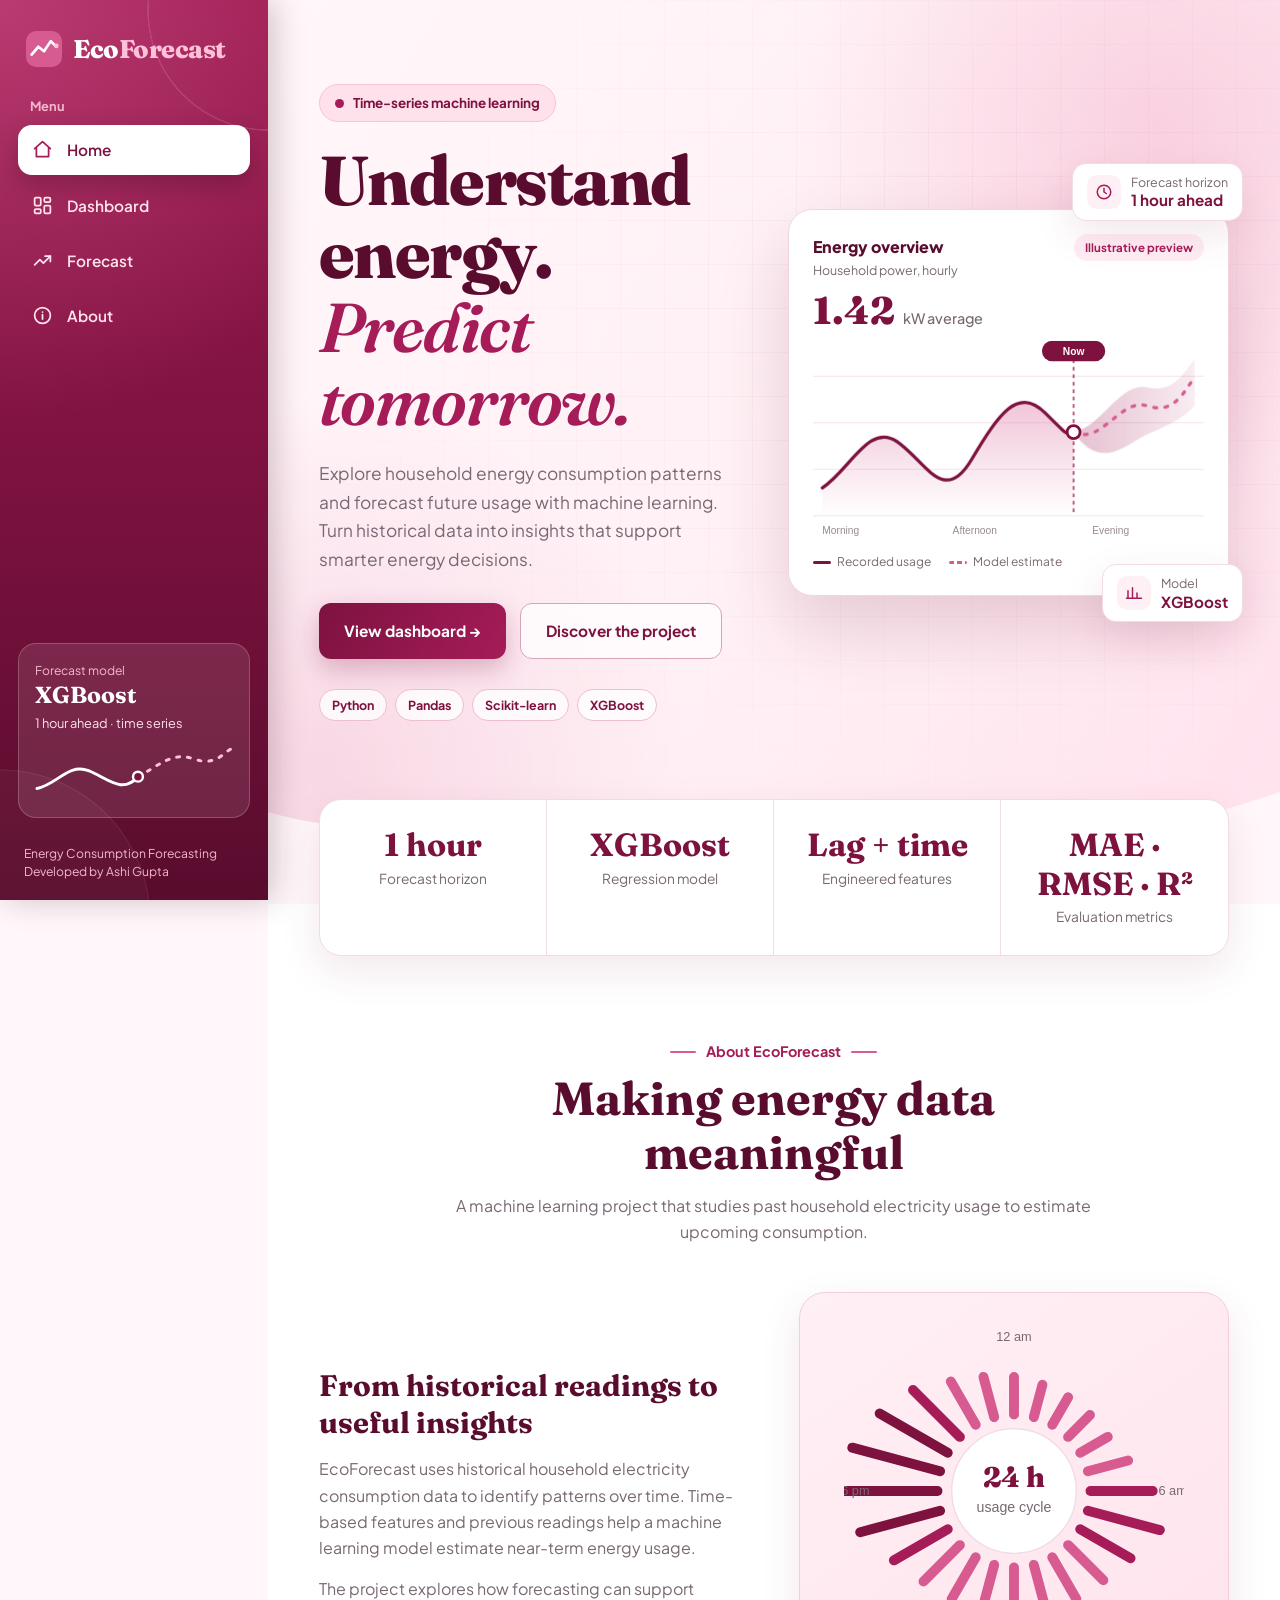
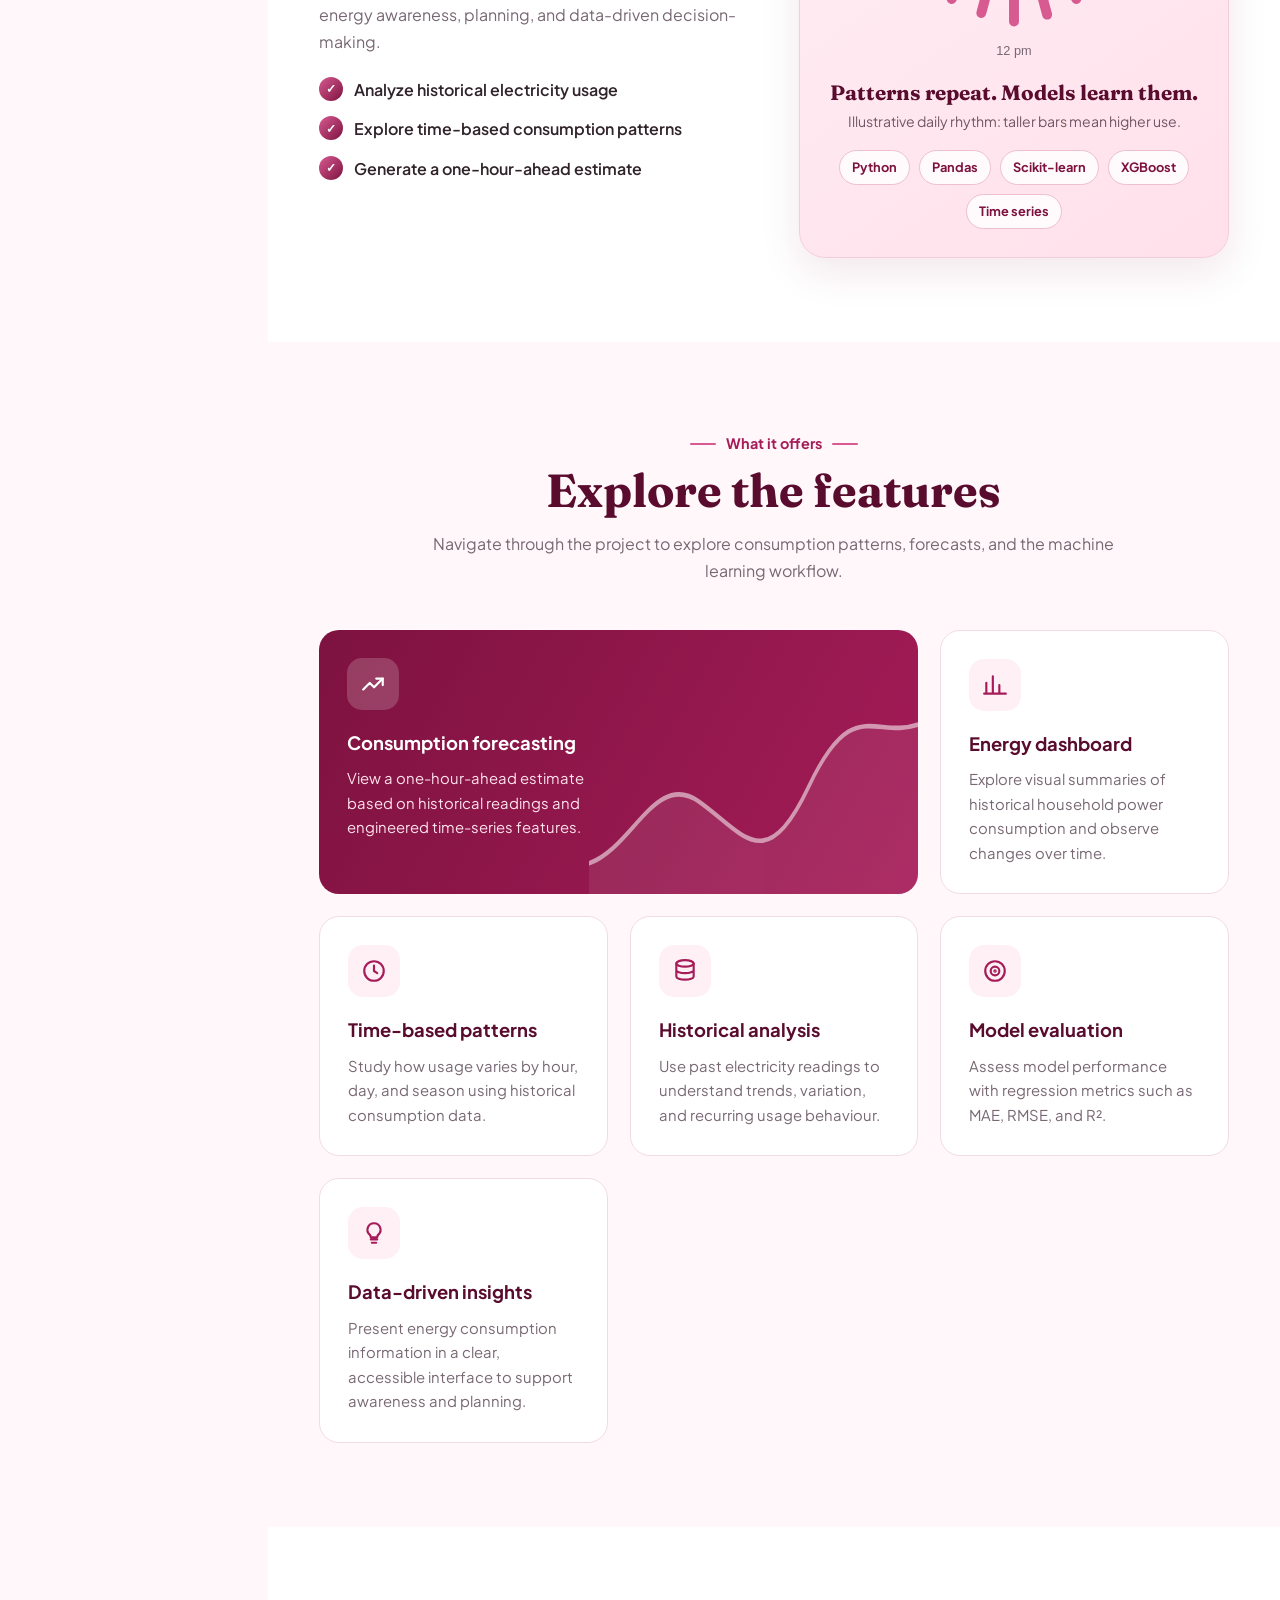
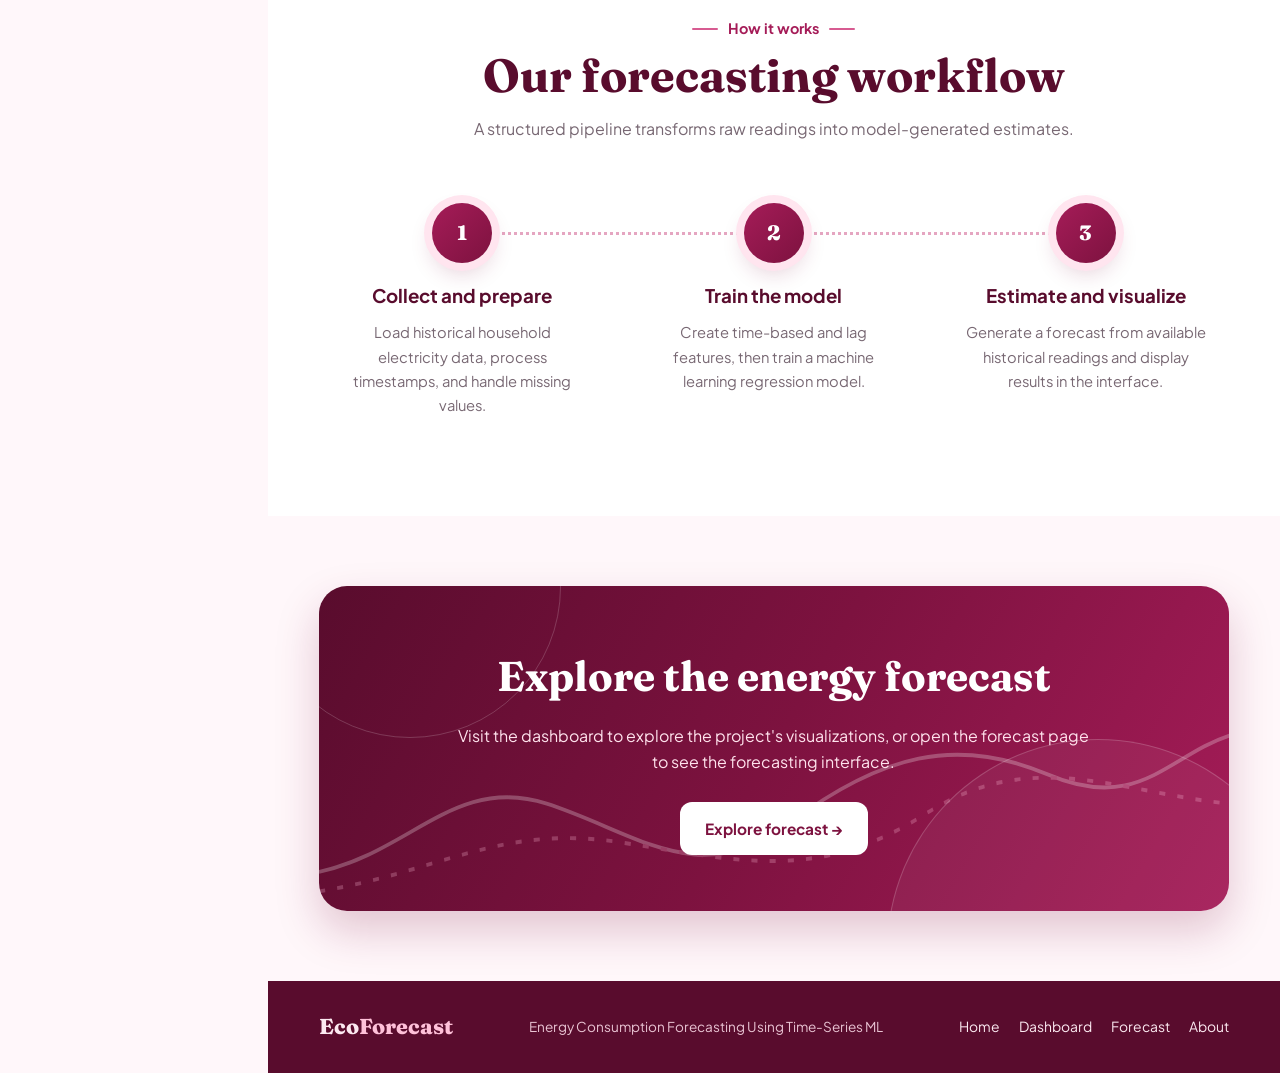
<file: Frontend/index.html>
<!DOCTYPE html>
<html lang="en">
<head>
<meta charset="UTF-8">
<meta name="viewport" content="width=device-width, initial-scale=1.0">
<meta name="description" content="EcoForecast - Energy Consumption Forecasting Using Time-Series Machine Learning Models">
<title>EcoForecast | Smart Energy Forecasting</title>
<link rel="preconnect" href="https://fonts.googleapis.com">
<link rel="preconnect" href="https://fonts.gstatic.com" crossorigin>
<link href="https://fonts.googleapis.com/css2?family=Fraunces:ital,opsz,wght@0,9..144,600;0,9..144,800;1,9..144,600&family=Plus+Jakarta+Sans:wght@400;500;600;700;800&display=swap" rel="stylesheet">
<style>
:root{--primary:#7d123f;--dark:#590c2d;--accent:#a51c58;--rose:#d75b91;--soft:#f8c9db;--pink:#fff0f5;--bg:#fff7fa;--white:#fff;--text:#30232a;--muted:#786873;--border:#f1dce6;--shadow:0 14px 40px rgba(125,18,63,.10);--serif:"Fraunces",Georgia,serif;--sans:"Plus Jakarta Sans","Segoe UI",Arial,sans-serif}
*{margin:0;padding:0;box-sizing:border-box}
html{scroll-behavior:smooth}
body{font-family:var(--sans);background:var(--bg);color:var(--text);line-height:1.65}
a{text-decoration:none;color:inherit}
a:focus-visible,button:focus-visible{outline:3px solid var(--rose);outline-offset:3px}
.container{width:min(1150px,90%);margin:auto}

/* Header */
header{background:var(--primary);color:#fff;position:sticky;top:0;z-index:50;box-shadow:0 4px 18px rgba(55,0,22,.18)}
nav{min-height:74px;display:flex;align-items:center;justify-content:space-between;gap:24px}
.logo{display:flex;align-items:center;gap:10px;font-family:var(--serif);font-size:1.6rem;font-weight:800;letter-spacing:-.5px}
.logo span{color:#ffc1d9}
.logo svg{width:30px;height:30px}
.nav-links{display:flex;align-items:center;gap:30px;list-style:none}
.nav-links a{font-size:.95rem;font-weight:600;color:#fff1f6;transition:color .2s}
.nav-links a:hover,.nav-links a.active{color:#ffc1d9}
.nav-links a.active{border-bottom:2px solid #ffc1d9;padding-bottom:3px}
.menu-toggle{display:none;border:1px solid rgba(255,255,255,.45);color:#fff;background:transparent;border-radius:8px;font-size:1.4rem;width:42px;height:42px;cursor:pointer}

/* Hero */
.hero{position:relative;overflow:hidden;padding:84px 0 130px;background:radial-gradient(circle at 88% 15%,rgba(248,201,219,.8),transparent 32%),radial-gradient(circle at 5% 90%,rgba(215,91,145,.18),transparent 30%),linear-gradient(120deg,#fff7fa,#fff0f5 55%,#ffe2ed)}
.hero .grid-bg{position:absolute;inset:0;background-image:linear-gradient(rgba(125,18,63,.05) 1px,transparent 1px),linear-gradient(90deg,rgba(125,18,63,.05) 1px,transparent 1px);background-size:44px 44px;mask-image:radial-gradient(ellipse at 70% 40%,#000,transparent 70%);-webkit-mask-image:radial-gradient(ellipse at 70% 40%,#000,transparent 70%)}
.hero-content{display:grid;grid-template-columns:1fr 1.05fr;align-items:center;gap:50px;position:relative;z-index:1}
.eyebrow{display:inline-flex;align-items:center;gap:9px;background:#ffe1ec;color:var(--primary);border:1px solid #f7c4d8;padding:7px 15px;border-radius:25px;font-size:.84rem;font-weight:700;margin-bottom:22px}
.pulse{height:9px;width:9px;border-radius:50%;background:var(--accent);box-shadow:0 0 0 0 rgba(165,28,88,.5);animation:pulse 2s infinite}
@keyframes pulse{70%{box-shadow:0 0 0 10px rgba(165,28,88,0)}100%{box-shadow:0 0 0 0 rgba(165,28,88,0)}}
.hero h1{font-family:var(--serif);color:var(--dark);font-size:clamp(2.7rem,5.4vw,4.7rem);line-height:1.06;letter-spacing:-1.5px;font-weight:800;margin-bottom:22px}
.hero h1 em{display:block;color:var(--accent);font-style:italic;font-weight:600}
.hero-description{max-width:530px;color:var(--muted);font-size:1.08rem;margin-bottom:30px}
.hero-buttons{display:flex;flex-wrap:wrap;gap:14px}
.btn{display:inline-flex;justify-content:center;align-items:center;gap:8px;padding:14px 25px;border-radius:12px;font-size:.96rem;font-weight:700;transition:.2s ease}
.btn-primary{background:linear-gradient(120deg,var(--primary),var(--accent));color:#fff;box-shadow:0 10px 24px rgba(125,18,63,.25)}
.btn-primary:hover{transform:translateY(-3px);box-shadow:0 14px 28px rgba(125,18,63,.32)}
.btn-outline{color:var(--primary);background:rgba(255,255,255,.75);border:1px solid #d9a3ba}
.btn-outline:hover{background:#fff;transform:translateY(-3px)}
.tool-row{display:flex;flex-wrap:wrap;gap:8px;margin-top:30px}
.tool-row span{font-size:.78rem;font-weight:700;color:var(--primary);background:rgba(255,255,255,.8);border:1px solid #edbfd1;border-radius:20px;padding:5px 12px}

/* Hero chart card */
.hero-visual{position:relative;display:flex;justify-content:center}
.glow{position:absolute;width:340px;height:340px;border-radius:50%;background:var(--soft);opacity:.7;top:10px;right:0;filter:blur(30px)}
.chart-card{position:relative;z-index:1;width:100%;max-width:500px;background:#fff;border:1px solid #f3d5e1;border-radius:24px;padding:24px;box-shadow:0 30px 70px rgba(91,12,46,.16)}
.cc-top{display:flex;justify-content:space-between;align-items:flex-start;margin-bottom:6px}
.cc-title{font-weight:800;color:var(--dark)}
.cc-sub{font-size:.78rem;color:var(--muted)}
.tag{background:#ffedf4;color:var(--accent);border-radius:20px;padding:4px 11px;font-size:.72rem;font-weight:700;white-space:nowrap}
.cc-value{font-family:var(--serif);color:var(--primary);font-size:2.4rem;font-weight:800;line-height:1.2}
.cc-value small{font-family:var(--sans);font-size:.9rem;font-weight:500;color:var(--muted)}
.chart-card svg{width:100%;height:auto;display:block;margin-top:6px}
.draw{stroke-dasharray:1;stroke-dashoffset:1;animation:draw 2.2s .3s ease forwards}
.fade{opacity:0;animation:fade .9s 1.8s ease forwards}
@keyframes draw{to{stroke-dashoffset:0}}
@keyframes fade{to{opacity:1}}
.legend{display:flex;gap:18px;font-size:.75rem;color:var(--muted);margin-top:8px}
.legend i{display:inline-block;width:18px;height:3px;border-radius:3px;background:var(--primary);vertical-align:middle;margin-right:6px}
.legend i.f{background:repeating-linear-gradient(90deg,var(--rose) 0 5px,transparent 5px 8px)}
.chip{position:absolute;z-index:2;display:flex;align-items:center;gap:10px;background:#fff;border:1px solid var(--border);border-radius:14px;padding:10px 14px;box-shadow:var(--shadow);font-size:.78rem;color:var(--muted);line-height:1.3}
.chip b{display:block;color:var(--primary);font-size:.95rem}
.chip .ic{width:34px;height:34px;border-radius:10px;background:var(--pink);color:var(--accent);display:grid;place-items:center}
.chip .ic svg{width:18px;height:18px;margin:0}
.chip.c1{left:-26px;bottom:48px;animation:float 5s ease-in-out infinite}
.chip.c2{right:-14px;top:-18px;animation:float 6s 1s ease-in-out infinite}
@keyframes float{50%{transform:translateY(-8px)}}
.wave{position:absolute;bottom:-1px;left:0;width:100%;height:80px;display:block}

/* Stats */
.stats{padding:0;margin-top:-52px;position:relative;z-index:3}
.stats-grid{display:grid;grid-template-columns:repeat(4,1fr);background:#fff;border:1px solid var(--border);border-radius:22px;box-shadow:var(--shadow)}
.stat{padding:26px 22px;text-align:center;border-right:1px solid var(--border)}
.stat:last-child{border:0}
.stat strong{display:block;font-family:var(--serif);font-size:2rem;color:var(--primary);line-height:1.2}
.stat span{font-size:.86rem;color:var(--muted)}

/* Sections */
section{padding:84px 0}
.section-heading{text-align:center;max-width:700px;margin:0 auto 46px}
.section-kicker{color:var(--accent);font-size:.9rem;font-weight:700;margin-bottom:8px;display:inline-flex;align-items:center;gap:10px}
.section-kicker::before,.section-kicker::after{content:"";width:26px;height:2px;background:var(--rose);border-radius:2px}
.section-heading h2{font-family:var(--serif);color:var(--dark);font-size:clamp(2rem,4vw,2.9rem);line-height:1.15;margin-bottom:14px}
.section-heading p{color:var(--muted)}

/* Overview */
.overview{background:#fff}
.overview-grid{display:grid;grid-template-columns:1fr 1fr;gap:50px;align-items:center}
.overview-text h3{font-family:var(--serif);color:var(--dark);font-size:1.85rem;line-height:1.25;margin-bottom:15px}
.overview-text p{color:var(--muted);margin-bottom:14px}
.points{list-style:none;margin-top:22px;display:grid;gap:13px}
.points li{display:flex;gap:11px;font-weight:600}
.check{flex-shrink:0;width:24px;height:24px;border-radius:50%;display:grid;place-items:center;color:#fff;background:linear-gradient(135deg,var(--rose),var(--primary));font-size:.75rem}
.radial-card{background:linear-gradient(145deg,#fff0f5,#ffe0eb);border:1px solid #f5ccdc;border-radius:26px;padding:28px;box-shadow:var(--shadow);text-align:center}
.radial-card svg{width:100%;max-width:340px;height:auto}
.radial-card h3{font-family:var(--serif);color:var(--dark);font-size:1.3rem;margin-top:8px}
.radial-card p{color:#735665;font-size:.88rem;margin-bottom:16px}
.tech-tags{display:flex;flex-wrap:wrap;gap:9px;justify-content:center}
.tech-tags span{background:rgba(255,255,255,.85);border:1px solid #edbfd1;color:var(--primary);border-radius:20px;padding:6px 12px;font-size:.8rem;font-weight:700}

/* Features */
.feature-grid{display:grid;grid-template-columns:repeat(3,1fr);gap:22px}
.feature-card{background:#fff;border:1px solid var(--border);border-radius:20px;padding:28px;transition:transform .25s,box-shadow .25s,border-color .25s;position:relative;overflow:hidden}
.feature-card:hover{transform:translateY(-6px);box-shadow:var(--shadow);border-color:#e9b3cb}
.feature-card.wide{grid-column:span 2;background:linear-gradient(120deg,var(--primary),var(--accent));color:#fff;border:0}
.feature-card.wide h3{color:#fff}
.feature-card.wide p{color:#ffe3ed}
.feature-card.wide .feature-icon{background:rgba(255,255,255,.18);color:#fff}
.feature-card.wide svg.spark{position:absolute;right:0;bottom:0;width:55%;height:70%;opacity:.55}
.feature-card.wide .txt{position:relative;max-width:50%}
.feature-icon{width:52px;height:52px;display:grid;place-items:center;background:var(--pink);color:var(--accent);border-radius:15px;margin-bottom:18px}
.feature-icon svg{width:26px;height:26px}
.feature-card h3{color:var(--dark);font-size:1.15rem;margin-bottom:8px}
.feature-card p{color:var(--muted);font-size:.93rem}

/* Workflow */
.workflow{background:#fff}
.workflow-grid{display:grid;grid-template-columns:repeat(3,1fr);gap:24px;position:relative}
.workflow-grid::before{content:"";position:absolute;top:44px;left:17%;right:17%;border-top:3px dotted #e5a6c1}
.workflow-step{position:relative;text-align:center;padding:15px 22px}
.step-number{width:60px;height:60px;display:grid;place-items:center;margin:0 auto 18px;border-radius:50%;background:linear-gradient(135deg,var(--accent),var(--primary));color:#fff;font-family:var(--serif);font-size:1.3rem;font-weight:800;box-shadow:0 0 0 8px #ffe5ef,0 10px 22px rgba(125,18,63,.2)}
.workflow-step h3{color:var(--dark);margin-bottom:8px}
.workflow-step p{color:var(--muted);font-size:.92rem}

/* CTA */
.cta-section{padding:70px 0;background:var(--bg)}
.cta-box{position:relative;overflow:hidden;background:linear-gradient(120deg,#590c2d,#7d123f 50%,#a51c58);border-radius:28px;padding:56px 35px;text-align:center;color:#fff;box-shadow:0 20px 44px rgba(125,18,63,.22)}
.cta-box::before,.cta-box::after{content:"";position:absolute;border-radius:50%;border:1px solid rgba(255,255,255,.18)}
.cta-box::before{width:300px;height:300px;top:-150px;left:-60px}
.cta-box::after{width:420px;height:420px;bottom:-250px;right:-80px;background:rgba(255,255,255,.05)}
.cta-box svg{position:absolute;left:0;bottom:0;width:100%;height:60%;opacity:.25}
.cta-box>*:not(svg){position:relative;z-index:1}
.cta-box h2{font-family:var(--serif);font-size:clamp(1.9rem,4vw,2.6rem);margin-bottom:12px}
.cta-box p{color:#ffe3ed;max-width:640px;margin:0 auto 26px}
.cta-box .btn{background:#fff;color:var(--primary)}
.cta-box .btn:hover{background:#ffe6ef;transform:translateY(-3px)}

/* Footer */
footer{background:var(--dark);color:#fceaf1;padding:28px 0}
.footer-content{display:flex;align-items:center;justify-content:space-between;flex-wrap:wrap;gap:16px}
.footer-logo{font-family:var(--serif);font-size:1.35rem;font-weight:800}
.footer-logo span{color:#ffc1d9}
.footer-text{color:#e9c4d3;font-size:.85rem}
.footer-links{display:flex;flex-wrap:wrap;gap:19px;font-size:.87rem}
.footer-links a:hover{color:#ffc1d9}

@media(max-width:960px){.hero-content{gap:30px}.feature-grid{grid-template-columns:repeat(2,1fr)}.chip.c1{left:-6px}.chip.c2{right:-4px}}
@media(max-width:760px){
.menu-toggle{display:block}
.nav-links{display:none;position:absolute;top:74px;left:0;right:0;padding:18px 5%;background:var(--dark);flex-direction:column;align-items:stretch;gap:0}
.nav-links.open{display:flex}
.nav-links a{display:block;padding:12px 0}
.hero{padding:60px 0 110px}
.hero-content,.overview-grid,.workflow-grid{grid-template-columns:1fr}
.hero-content{text-align:center}
.hero-description{margin-left:auto;margin-right:auto}
.hero-buttons,.tool-row{justify-content:center}
.chip{display:none}
.stats-grid{grid-template-columns:repeat(2,1fr)}
.stat:nth-child(2){border-right:0}
.stat:nth-child(-n+2){border-bottom:1px solid var(--border)}
section{padding:62px 0}
.workflow-grid::before{display:none}
.footer-content{flex-direction:column;text-align:center}
}
@media(max-width:520px){.feature-grid{grid-template-columns:1fr}.feature-card.wide{grid-column:auto}.feature-card.wide .txt{max-width:100%}.feature-card.wide svg.spark{display:none}.hero-buttons{flex-direction:column}.cc-value{font-size:2rem}}
@media(prefers-reduced-motion:reduce){*{animation:none!important;transition:none!important}.draw{stroke-dashoffset:0}.fade{opacity:1}}
</style>
<link rel="stylesheet" href="Sidebar.css">
<script src="Sidebar.js" defer></script>
</head>
<body>
<header>
  <nav class="container">
    <a href="index.html" class="logo">
      <svg viewBox="0 0 32 32" fill="none" aria-hidden="true"><rect width="32" height="32" rx="9" fill="#a51c58"/><path d="M5 21l6-7 5 4 6-9 5 5" stroke="#fff" stroke-width="2.4" stroke-linecap="round" stroke-linejoin="round"/><circle cx="27" cy="13" r="2" fill="#ffc1d9"/></svg>
      <div>Eco<span>Forecast</span></div>
    </a>
    <button class="menu-toggle" id="menuToggle" aria-label="Open navigation menu" aria-expanded="false">☰</button>
    <ul class="nav-links" id="navLinks">
      <li><a class="active" href="index.html">Home</a></li>
      <li><a href="Dashboard.html">Dashboard</a></li>
      <li><a href="Forecast.html">Forecast</a></li>
      <li><a href="About.html">About</a></li>
    </ul>
  </nav>
</header>

<main>
<section class="hero">
  <div class="grid-bg"></div>
  <div class="container hero-content">
    <div>
      <div class="eyebrow"><span class="pulse"></span>Time-series machine learning</div>
      <h1>Understand energy. <em>Predict tomorrow.</em></h1>
      <p class="hero-description">Explore household energy consumption patterns and forecast future usage with machine learning. Turn historical data into insights that support smarter energy decisions.</p>
      <div class="hero-buttons">
        <a href="Dashboard.html" class="btn btn-primary">View dashboard →</a>
        <a href="About.html" class="btn btn-outline">Discover the project</a>
      </div>
      <div class="tool-row"><span>Python</span><span>Pandas</span><span>Scikit-learn</span><span>XGBoost</span></div>
    </div>

    <div class="hero-visual">
      <div class="glow"></div>
      <div class="chip c2"><div class="ic"><svg viewBox="0 0 24 24" fill="none" stroke="currentColor" stroke-width="2" stroke-linecap="round" stroke-linejoin="round"><circle cx="12" cy="12" r="9"/><path d="M12 7v5l3 2"/></svg></div><div>Forecast horizon<b>1 hour ahead</b></div></div>
      <div class="chip c1"><div class="ic"><svg viewBox="0 0 24 24" fill="none" stroke="currentColor" stroke-width="2" stroke-linecap="round" stroke-linejoin="round"><path d="M4 19V9M10 19V5M16 19v-7M22 19H2"/></svg></div><div>Model<b>XGBoost</b></div></div>

      <div class="chart-card" role="img" aria-label="Illustrative chart showing past energy use and a forecast for the next hour">
        <div class="cc-top">
          <div><div class="cc-title">Energy overview</div><div class="cc-sub">Household power, hourly</div></div>
          <div class="tag">Illustrative preview</div>
        </div>
        <div class="cc-value">1.42 <small>kW average</small></div>
        <svg viewBox="0 0 420 220" aria-hidden="true">
          <defs>
            <linearGradient id="area" x1="0" y1="0" x2="0" y2="1"><stop offset="0" stop-color="#d75b91" stop-opacity=".35"/><stop offset="1" stop-color="#d75b91" stop-opacity="0"/></linearGradient>
            <linearGradient id="band" x1="0" y1="0" x2="1" y2="0"><stop offset="0" stop-color="#a51c58" stop-opacity=".28"/><stop offset="1" stop-color="#a51c58" stop-opacity=".08"/></linearGradient>
          </defs>
          <g stroke="#f3e3ea" stroke-width="1"><path d="M0 40H420M0 90H420M0 140H420M0 190H420"/></g>
          <path d="M10 160 C40 140 60 90 90 110 S140 180 170 130 S220 50 250 80 S270 100 280 100 V190 H10Z" fill="url(#area)"/>
          <path class="fade" d="M280 100 C310 95 330 45 360 52 S400 32 410 22 V72 C400 84 380 94 360 102 S310 145 280 100Z" fill="url(#band)"/>
          <path class="draw" pathLength="1" d="M10 160 C40 140 60 90 90 110 S140 180 170 130 S220 50 250 80 S270 100 280 100" fill="none" stroke="#7d123f" stroke-width="3.5" stroke-linecap="round"/>
          <path class="fade" d="M280 100 C310 115 330 62 360 72 S400 52 410 42" fill="none" stroke="#d75b91" stroke-width="3.5" stroke-linecap="round" stroke-dasharray="3 9"/>
          <line class="fade" x1="280" y1="14" x2="280" y2="190" stroke="#a51c58" stroke-width="1.5" stroke-dasharray="4 4"/>
          <g class="fade"><circle cx="280" cy="100" r="7" fill="#fff" stroke="#7d123f" stroke-width="3"/><rect x="246" y="2" width="68" height="22" rx="11" fill="#7d123f"/><text x="280" y="17" text-anchor="middle" font-size="11" font-weight="700" fill="#fff" font-family="sans-serif">Now</text></g>
          <g font-size="11" fill="#9b8a92" font-family="sans-serif"><text x="10" y="210">Morning</text><text x="150" y="210">Afternoon</text><text x="300" y="210">Evening</text></g>
        </svg>
        <div class="legend"><span><i></i>Recorded usage</span><span><i class="f"></i>Model estimate</span></div>
      </div>
    </div>
  </div>
  <svg class="wave" viewBox="0 0 1440 80" preserveAspectRatio="none" aria-hidden="true"><path d="M0 40 C240 90 480 0 720 36 S1200 80 1440 20 V80 H0Z" fill="#fff7fa"/></svg>
</section>

<section class="stats" aria-label="Project at a glance">
  <div class="container">
    <div class="stats-grid">
      <div class="stat"><strong>1 hour</strong><span>Forecast horizon</span></div>
      <div class="stat"><strong>XGBoost</strong><span>Regression model</span></div>
      <div class="stat"><strong>Lag + time</strong><span>Engineered features</span></div>
      <div class="stat"><strong>MAE · RMSE · R²</strong><span>Evaluation metrics</span></div>
    </div>
  </div>
</section>

<section class="overview" id="overview" style="margin-top:-52px;padding-top:130px">
  <div class="container">
    <div class="section-heading">
      <div class="section-kicker">About EcoForecast</div>
      <h2>Making energy data meaningful</h2>
      <p>A machine learning project that studies past household electricity usage to estimate upcoming consumption.</p>
    </div>
    <div class="overview-grid">
      <div class="overview-text">
        <h3>From historical readings to useful insights</h3>
        <p>EcoForecast uses historical household electricity consumption data to identify patterns over time. Time-based features and previous readings help a machine learning model estimate near-term energy usage.</p>
        <p>The project explores how forecasting can support energy awareness, planning, and data-driven decision-making.</p>
        <ul class="points">
          <li><span class="check">✓</span> Analyze historical electricity usage</li>
          <li><span class="check">✓</span> Explore time-based consumption patterns</li>
          <li><span class="check">✓</span> Generate a one-hour-ahead estimate</li>
        </ul>
      </div>
      <div class="radial-card">
        <svg viewBox="0 0 240 240" id="radial" role="img" aria-label="Illustrative 24-hour usage pattern drawn as a circular chart">
          <circle cx="120" cy="120" r="44" fill="#fff" stroke="#f1dce6"/>
          <text x="120" y="117" text-anchor="middle" font-family="Fraunces,Georgia,serif" font-size="20" font-weight="800" fill="#7d123f">24 h</text>
          <text x="120" y="135" text-anchor="middle" font-family="sans-serif" font-size="10" fill="#786873">usage cycle</text>
        </svg>
        <h3>Patterns repeat. Models learn them.</h3>
        <p>Illustrative daily rhythm: taller bars mean higher use.</p>
        <div class="tech-tags"><span>Python</span><span>Pandas</span><span>Scikit-learn</span><span>XGBoost</span><span>Time series</span></div>
      </div>
    </div>
  </div>
</section>

<section class="features" id="features">
  <div class="container">
    <div class="section-heading">
      <div class="section-kicker">What it offers</div>
      <h2>Explore the features</h2>
      <p>Navigate through the project to explore consumption patterns, forecasts, and the machine learning workflow.</p>
    </div>
    <div class="feature-grid">
      <article class="feature-card wide">
        <svg class="spark" viewBox="0 0 300 120" preserveAspectRatio="none" aria-hidden="true"><path d="M0 100 C40 90 60 40 100 60 S160 110 200 50 S260 20 300 10" fill="none" stroke="#fff" stroke-width="3" stroke-linecap="round"/><path d="M0 100 C40 90 60 40 100 60 S160 110 200 50 S260 20 300 10 V120 H0Z" fill="#fff" opacity=".15"/></svg>
        <div class="txt">
          <div class="feature-icon"><svg viewBox="0 0 24 24" fill="none" stroke="currentColor" stroke-width="2" stroke-linecap="round" stroke-linejoin="round"><path d="M3 17l6-6 4 4 8-8"/><path d="M15 7h6v6"/></svg></div>
          <h3>Consumption forecasting</h3>
          <p>View a one-hour-ahead estimate based on historical readings and engineered time-series features.</p>
        </div>
      </article>
      <article class="feature-card">
        <div class="feature-icon"><svg viewBox="0 0 24 24" fill="none" stroke="currentColor" stroke-width="2" stroke-linecap="round" stroke-linejoin="round"><path d="M4 20V10M10 20V4M16 20v-8M22 20H2"/></svg></div>
        <h3>Energy dashboard</h3>
        <p>Explore visual summaries of historical household power consumption and observe changes over time.</p>
      </article>
      <article class="feature-card">
        <div class="feature-icon"><svg viewBox="0 0 24 24" fill="none" stroke="currentColor" stroke-width="2" stroke-linecap="round" stroke-linejoin="round"><circle cx="12" cy="12" r="9"/><path d="M12 7v5l3 2"/></svg></div>
        <h3>Time-based patterns</h3>
        <p>Study how usage varies by hour, day, and season using historical consumption data.</p>
      </article>
      <article class="feature-card">
        <div class="feature-icon"><svg viewBox="0 0 24 24" fill="none" stroke="currentColor" stroke-width="2" stroke-linecap="round" stroke-linejoin="round"><ellipse cx="12" cy="5" rx="8" ry="3"/><path d="M4 5v6c0 1.7 3.6 3 8 3s8-1.300 8-3V5M4 11v6c0 1.700 3.600 3 8 3s8-1.300 8-3v-6"/></svg></div>
        <h3>Historical analysis</h3>
        <p>Use past electricity readings to understand trends, variation, and recurring usage behaviour.</p>
      </article>
      <article class="feature-card">
        <div class="feature-icon"><svg viewBox="0 0 24 24" fill="none" stroke="currentColor" stroke-width="2" stroke-linecap="round" stroke-linejoin="round"><circle cx="12" cy="12" r="9"/><circle cx="12" cy="12" r="4"/><circle cx="12" cy="12" r=".6"/></svg></div>
        <h3>Model evaluation</h3>
        <p>Assess model performance with regression metrics such as MAE, RMSE, and R².</p>
      </article>
      <article class="feature-card">
        <div class="feature-icon"><svg viewBox="0 0 24 24" fill="none" stroke="currentColor" stroke-width="2" stroke-linecap="round" stroke-linejoin="round"><path d="M9 18h6M10 21h4M12 3a6 6 0 00-4 10.500c.700.700 1 1.500 1 2.500h6c0-1 .300-1.800 1-2.500A6 6 0 0012 3z"/></svg></div>
        <h3>Data-driven insights</h3>
        <p>Present energy consumption information in a clear, accessible interface to support awareness and planning.</p>
      </article>
    </div>
  </div>
</section>

<section class="workflow">
  <div class="container">
    <div class="section-heading">
      <div class="section-kicker">How it works</div>
      <h2>Our forecasting workflow</h2>
      <p>A structured pipeline transforms raw readings into model-generated estimates.</p>
    </div>
    <div class="workflow-grid">
      <div class="workflow-step"><div class="step-number">1</div><h3>Collect and prepare</h3><p>Load historical household electricity data, process timestamps, and handle missing values.</p></div>
      <div class="workflow-step"><div class="step-number">2</div><h3>Train the model</h3><p>Create time-based and lag features, then train a machine learning regression model.</p></div>
      <div class="workflow-step"><div class="step-number">3</div><h3>Estimate and visualize</h3><p>Generate a forecast from available historical readings and display results in the interface.</p></div>
    </div>
  </div>
</section>

<section class="cta-section">
  <div class="container">
    <div class="cta-box">
      <svg viewBox="0 0 600 100" preserveAspectRatio="none" aria-hidden="true"><path d="M0 80 C60 70 90 30 150 45 S250 90 310 55 S420 10 480 30 S560 20 600 10" fill="none" stroke="#fff" stroke-width="2"/><path d="M0 90 C80 80 120 55 200 65 S330 85 400 50 S530 40 600 45" fill="none" stroke="#ffc1d9" stroke-width="2" stroke-dasharray="4 8"/></svg>
      <h2>Explore the energy forecast</h2>
      <p>Visit the dashboard to explore the project's visualizations, or open the forecast page to see the forecasting interface.</p>
      <a href="Forecast.html" class="btn">Explore forecast →</a>
    </div>
  </div>
</section>
</main>

<footer>
  <div class="container footer-content">
    <a href="index.html" class="footer-logo">Eco<span>Forecast</span></a>
    <p class="footer-text">Energy Consumption Forecasting Using Time-Series ML</p>
    <div class="footer-links">
      <a href="index.html">Home</a><a href="Dashboard.html">Dashboard</a><a href="Forecast.html">Forecast</a><a href="About.html">About</a>
    </div>
  </div>
</footer>

<script>
const menuToggle=document.getElementById("menuToggle"),navLinks=document.getElementById("navLinks");
menuToggle.addEventListener("click",()=>{const o=navLinks.classList.toggle("open");menuToggle.setAttribute("aria-expanded",o);menuToggle.textContent=o?"✕":"☰"});
navLinks.querySelectorAll("a").forEach(l=>l.addEventListener("click",()=>{navLinks.classList.remove("open");menuToggle.setAttribute("aria-expanded","false");menuToggle.textContent="☰"}));

// Radial 24-hour usage graphic (illustrative values)
(function(){
  const v=[.25,.2,.18,.17,.18,.3,.55,.7,.5,.4,.38,.42,.45,.4,.38,.42,.55,.8,.95,.9,.75,.6,.4,.3];
  const svg=document.getElementById("radial"),ns="http://www.w3.org/2000/svg";
  v.forEach((x,i)=>{
    const a=(i/24)*2*Math.PI-Math.PI/2,r1=54,r2=r1+12+x*58;
    const l=document.createElementNS(ns,"line");
    l.setAttribute("x1",120+Math.cos(a)*r1);l.setAttribute("y1",120+Math.sin(a)*r1);
    l.setAttribute("x2",120+Math.cos(a)*r2);l.setAttribute("y2",120+Math.sin(a)*r2);
    l.setAttribute("stroke",x>.7?"#7d123f":x>.45?"#a51c58":"#d75b91");
    l.setAttribute("stroke-width","7");l.setAttribute("stroke-linecap","round");
    svg.appendChild(l);
  });
  [["12 am",120,14],["6 am",232,123],["12 pm",120,236],["6 pm",8,123]].forEach(t=>{
    const e=document.createElementNS(ns,"text");
    e.setAttribute("x",t[1]);e.setAttribute("y",t[2]);e.setAttribute("text-anchor","middle");
    e.setAttribute("font-size","9");e.setAttribute("fill","#786873");e.setAttribute("font-family","sans-serif");
    e.textContent=t[0];svg.appendChild(e);
  });
})();
</script>
</body>
</html>
</file>
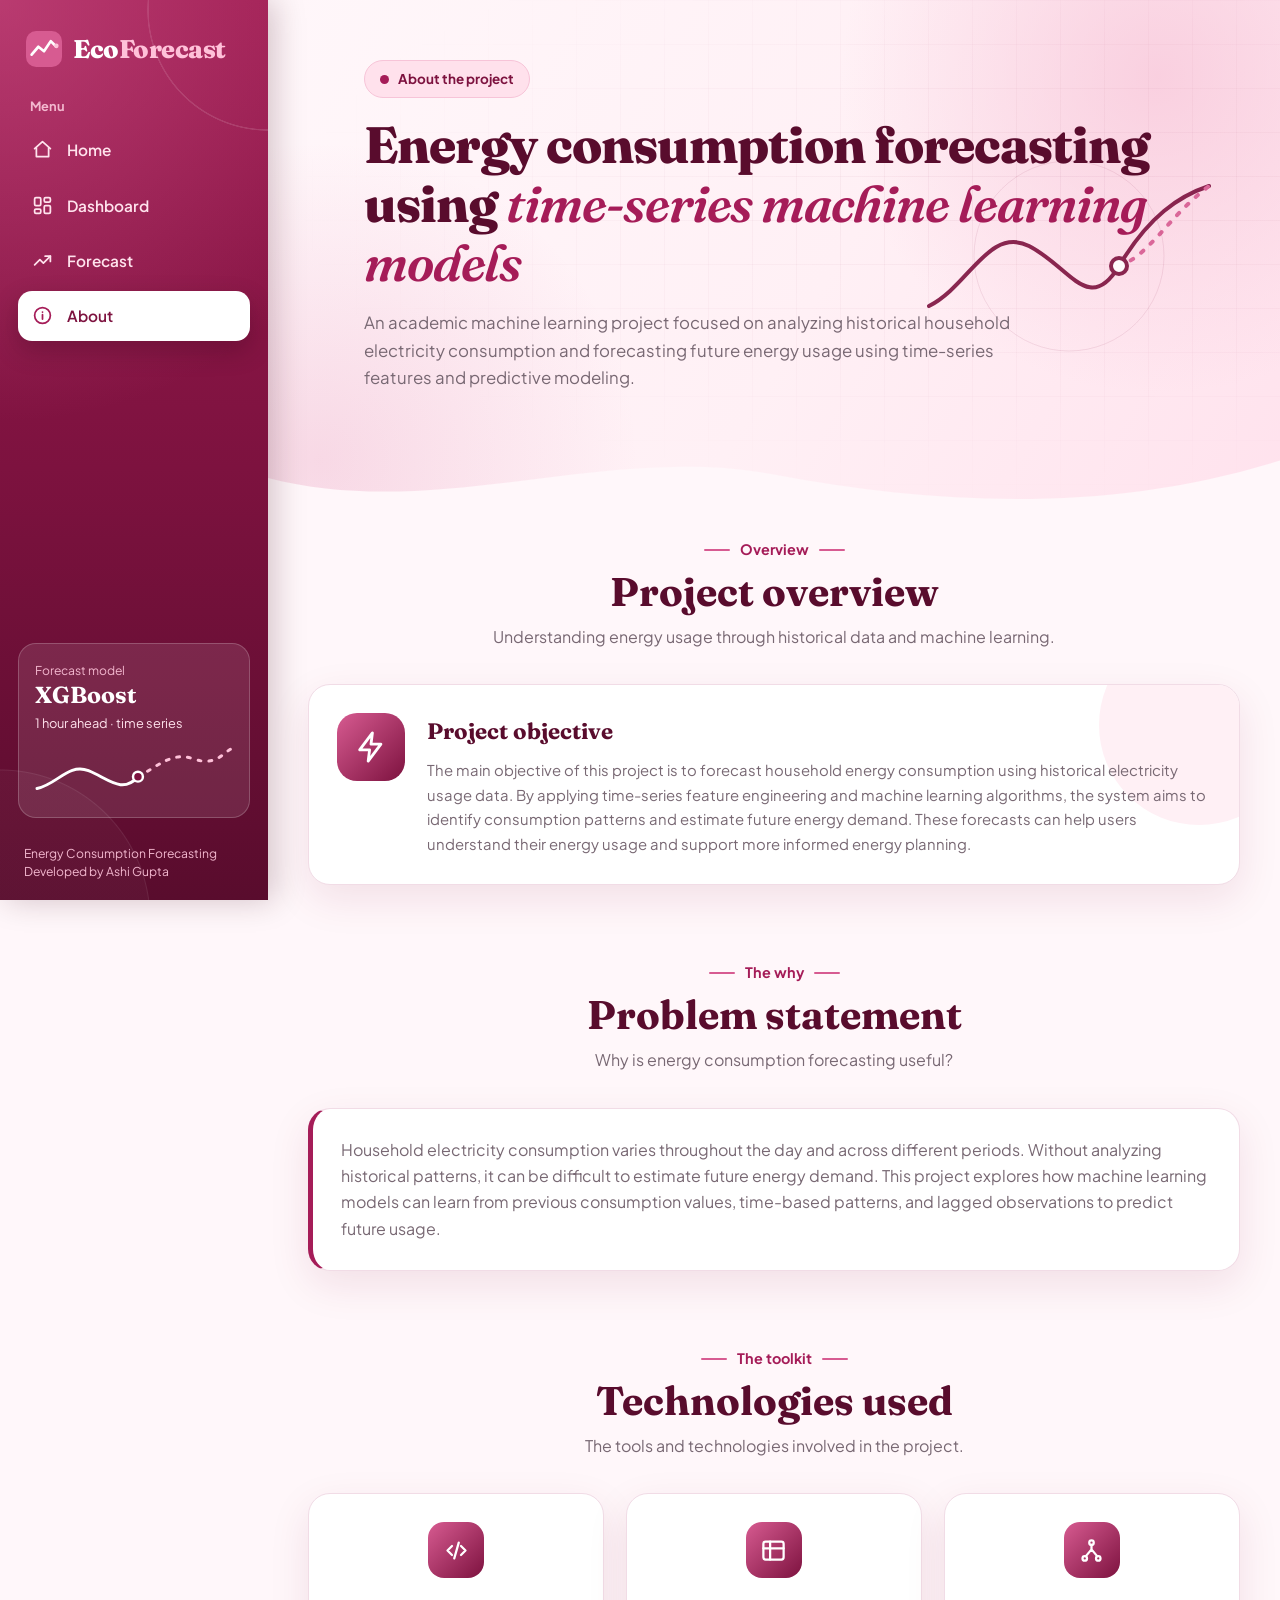
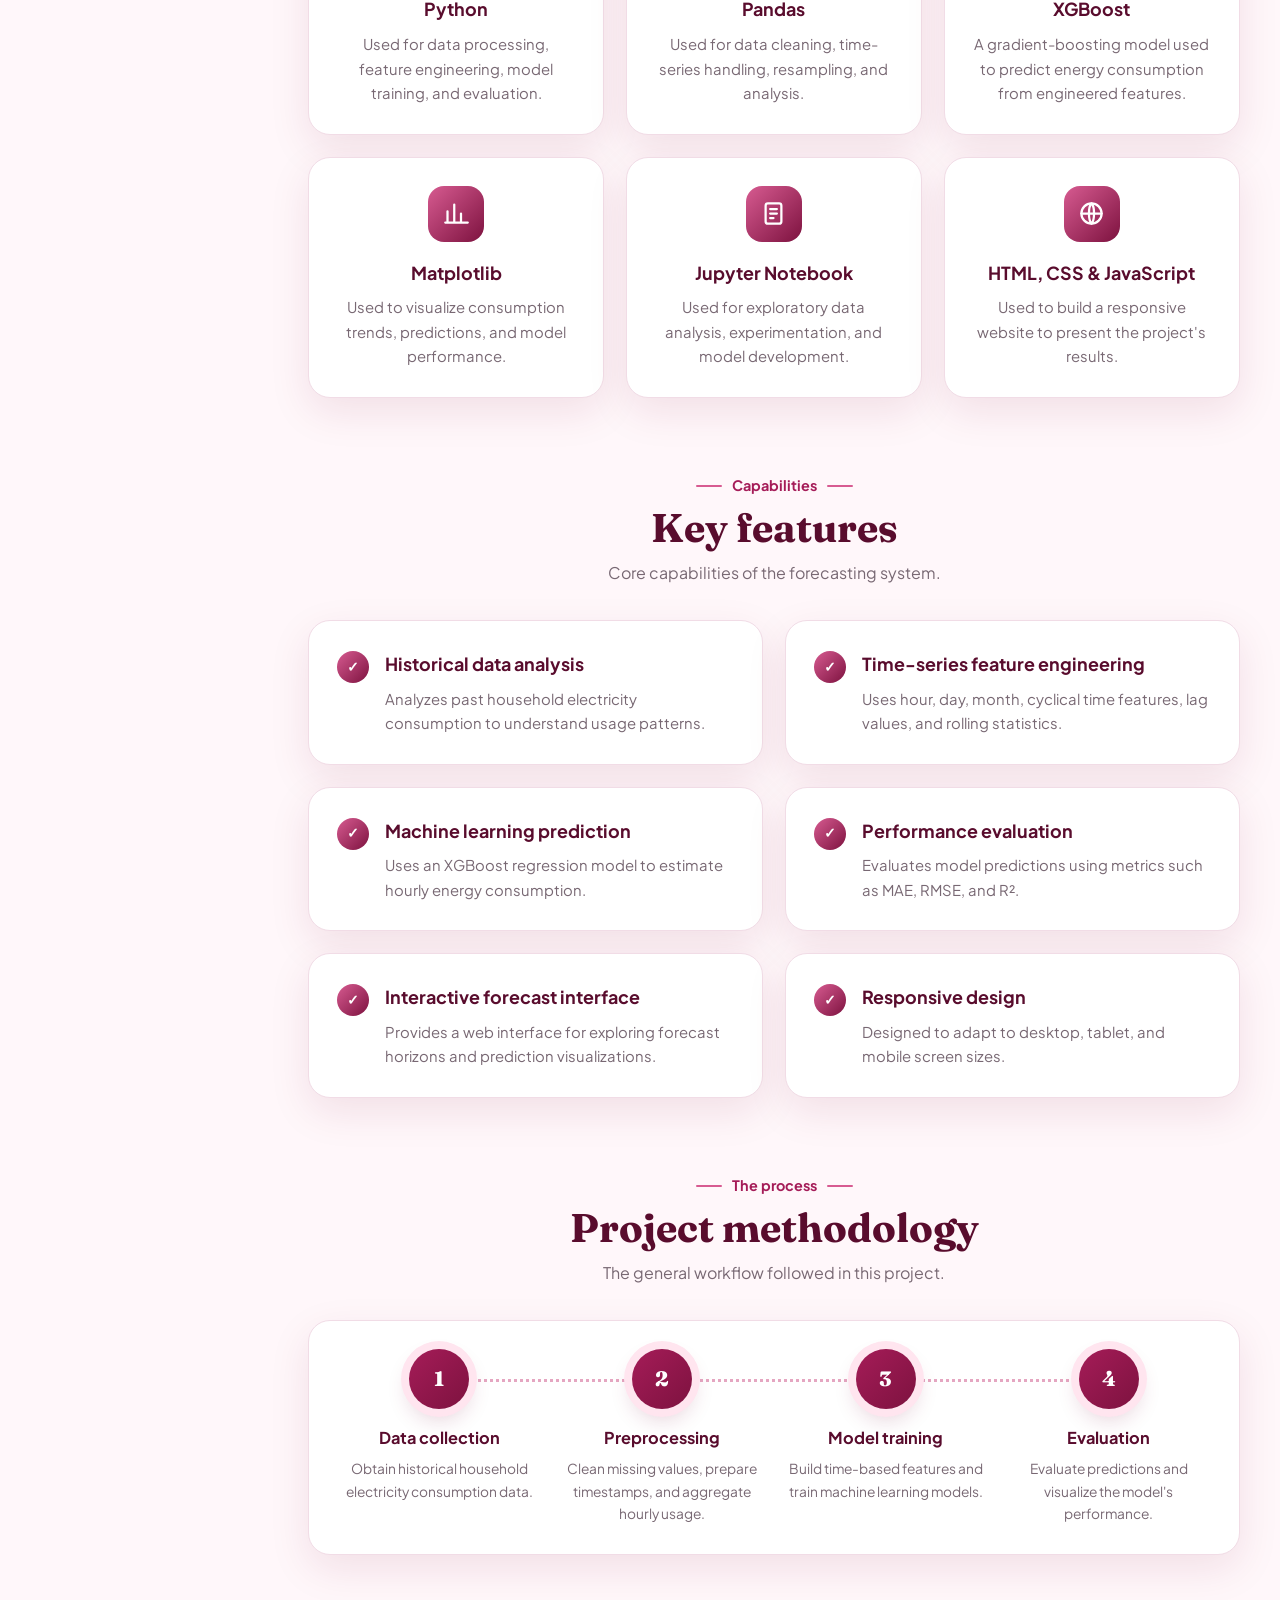
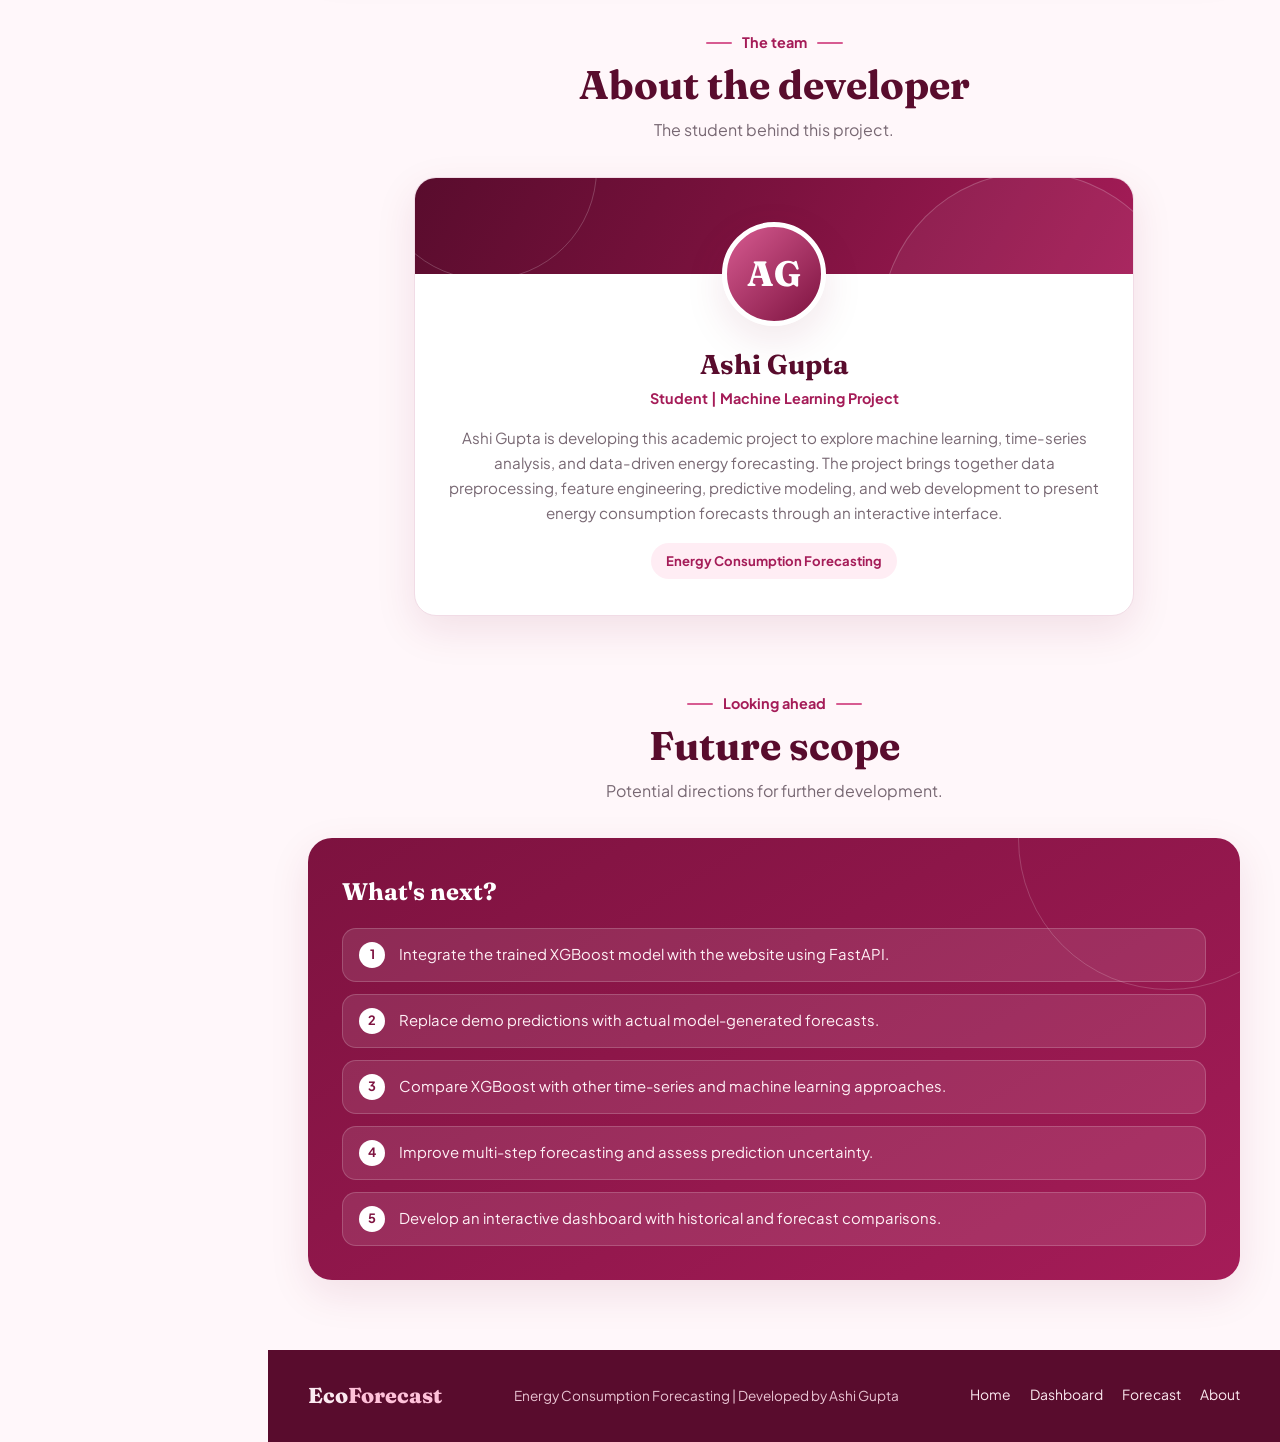
<file: Frontend/About.html>
<!DOCTYPE html>
<html lang="en">
<head>
<meta charset="UTF-8">
<meta name="viewport" content="width=device-width, initial-scale=1.0">
<meta name="description" content="About the EcoForecast project: energy consumption forecasting using time-series machine learning">
<title>About | EcoForecast</title>
<link rel="preconnect" href="https://fonts.googleapis.com">
<link rel="preconnect" href="https://fonts.gstatic.com" crossorigin>
<link href="https://fonts.googleapis.com/css2?family=Fraunces:ital,opsz,wght@0,9..144,600;0,9..144,800;1,9..144,600&family=Plus+Jakarta+Sans:wght@400;500;600;700;800&display=swap" rel="stylesheet">
<style>
:root{--primary:#7d123f;--dark:#590c2d;--accent:#a51c58;--rose:#d75b91;--soft:#f8c9db;--pink:#fff0f5;--bg:#fff7fa;--text:#30232a;--muted:#786873;--border:#f1dce6;--shadow:0 14px 40px rgba(125,18,63,.10);--serif:"Fraunces",Georgia,serif;--sans:"Plus Jakarta Sans","Segoe UI",Arial,sans-serif}
*{margin:0;padding:0;box-sizing:border-box}
html{scroll-behavior:smooth}
body{font-family:var(--sans);background:var(--bg);color:var(--text);line-height:1.65}
a{text-decoration:none;color:inherit}
a:focus-visible,button:focus-visible{outline:3px solid var(--rose);outline-offset:3px}
.container{width:min(1180px,92%);margin:auto}

/* Header */
header{background:var(--primary);color:#fff;position:sticky;top:0;z-index:50;box-shadow:0 4px 18px rgba(55,0,22,.18)}
nav{min-height:74px;display:flex;align-items:center;justify-content:space-between;gap:24px}
.logo{display:flex;align-items:center;gap:10px;font-family:var(--serif);font-size:1.6rem;font-weight:800;letter-spacing:-.5px}
.logo span{color:#ffc1d9}
.logo svg{width:30px;height:30px}
.nav-links{display:flex;align-items:center;gap:30px;list-style:none}
.nav-links a{font-size:.95rem;font-weight:600;color:#fff1f6;transition:color .2s}
.nav-links a:hover,.nav-links a.active{color:#ffc1d9}
.nav-links a.active{border-bottom:2px solid #ffc1d9;padding-bottom:3px}
.menu-toggle{display:none;border:1px solid rgba(255,255,255,.45);color:#fff;background:transparent;border-radius:8px;font-size:1.4rem;width:42px;height:42px;cursor:pointer}

/* Banner */
.banner{position:relative;overflow:hidden;padding:60px 0 120px;background:radial-gradient(circle at 88% 15%,rgba(248,201,219,.8),transparent 32%),radial-gradient(circle at 5% 90%,rgba(215,91,145,.18),transparent 30%),linear-gradient(120deg,#fff7fa,#fff0f5 55%,#ffe2ed)}
.banner .grid-bg{position:absolute;inset:0;background-image:linear-gradient(rgba(125,18,63,.05) 1px,transparent 1px),linear-gradient(90deg,rgba(125,18,63,.05) 1px,transparent 1px);background-size:44px 44px;mask-image:radial-gradient(ellipse at 75% 40%,#000,transparent 70%);-webkit-mask-image:radial-gradient(ellipse at 75% 40%,#000,transparent 70%)}
.banner-inner{position:relative;z-index:1;max-width:820px}
.eyebrow{display:inline-flex;align-items:center;gap:9px;background:#ffe1ec;color:var(--primary);border:1px solid #f7c4d8;padding:7px 15px;border-radius:25px;font-size:.84rem;font-weight:700;margin-bottom:18px}
.pulse{height:9px;width:9px;border-radius:50%;background:var(--accent);animation:pulse 2s infinite}
@keyframes pulse{0%{box-shadow:0 0 0 0 rgba(165,28,88,.5)}70%{box-shadow:0 0 0 10px rgba(165,28,88,0)}100%{box-shadow:0 0 0 0 rgba(165,28,88,0)}}
.banner h1{font-family:var(--serif);color:var(--dark);font-size:clamp(2rem,4.2vw,3.2rem);line-height:1.15;letter-spacing:-1px;font-weight:800;margin-bottom:16px}
.banner h1 em{color:var(--accent);font-style:italic;font-weight:600}
.banner p{color:var(--muted);font-size:1.05rem;max-width:660px}
.wave{position:absolute;bottom:-1px;left:0;width:100%;height:70px;display:block}
.deco{position:absolute;right:6%;top:50%;transform:translateY(-50%);width:300px;opacity:.9}

main{padding:0 0 70px;position:relative;z-index:2;margin-top:-50px}

/* Headings */
.section-heading{text-align:center;max-width:700px;margin:70px auto 34px}
.section-heading h2{font-family:var(--serif);color:var(--dark);font-size:clamp(1.8rem,3.5vw,2.5rem);line-height:1.2;margin-bottom:8px}
.section-heading p{color:var(--muted)}
.kicker{color:var(--accent);font-size:.9rem;font-weight:700;margin-bottom:6px;display:inline-flex;align-items:center;gap:10px}
.kicker::before,.kicker::after{content:"";width:26px;height:2px;background:var(--rose);border-radius:2px}

/* Cards */
.card{background:#fff;border:1px solid var(--border);border-radius:22px;padding:28px;box-shadow:var(--shadow)}
.card h3{color:var(--dark);font-size:1.12rem;margin-bottom:8px}
.card p{color:var(--muted);font-size:.93rem}
.ic{width:56px;height:56px;border-radius:16px;display:grid;place-items:center;background:linear-gradient(135deg,var(--rose),var(--primary));color:#fff;flex-shrink:0}
.ic svg{width:27px;height:27px}

.objective{display:grid;grid-template-columns:auto 1fr;gap:22px;align-items:start;position:relative;overflow:hidden}
.objective::after{content:"";position:absolute;right:-60px;top:-60px;width:200px;height:200px;border-radius:50%;background:var(--pink)}
.objective>*{position:relative;z-index:1}
.objective .ic{width:68px;height:68px;border-radius:20px}
.objective .ic svg{width:34px;height:34px}
.objective h3{font-family:var(--serif);font-size:1.4rem}

.problem{border-left:5px solid var(--accent)}
.problem p{font-size:1rem}

/* Tech */
.tech-grid{display:grid;grid-template-columns:repeat(3,1fr);gap:22px}
.tech-card{text-align:center;transition:transform .25s,box-shadow .25s,border-color .25s}
.tech-card:hover{transform:translateY(-6px);box-shadow:var(--shadow);border-color:#e9b3cb}
.tech-card .ic{margin:0 auto 16px}

/* Features */
.feature-grid{display:grid;grid-template-columns:repeat(2,1fr);gap:22px}
.feature{display:flex;gap:16px;align-items:flex-start;transition:transform .25s,border-color .25s}
.feature:hover{transform:translateY(-4px);border-color:#e9b3cb}
.check{min-width:32px;height:32px;border-radius:50%;display:grid;place-items:center;color:#fff;background:linear-gradient(135deg,var(--rose),var(--primary));font-size:.85rem;font-weight:700;margin-top:2px}

/* Methodology */
.steps{display:grid;grid-template-columns:repeat(4,1fr);gap:20px;position:relative}
.steps::before{content:"";position:absolute;top:30px;left:12.5%;right:12.5%;border-top:3px dotted #e5a6c1}
.step{text-align:center;position:relative}
.step-number{width:60px;height:60px;margin:0 auto 16px;border-radius:50%;display:grid;place-items:center;background:linear-gradient(135deg,var(--accent),var(--primary));color:#fff;font-family:var(--serif);font-size:1.3rem;font-weight:800;box-shadow:0 0 0 8px #ffe5ef,0 10px 22px rgba(125,18,63,.2)}
.step h3{color:var(--dark);font-size:1.02rem;margin-bottom:6px}
.step p{color:var(--muted);font-size:.86rem}

/* Developer */
.developer-card{max-width:720px;margin:auto;text-align:center;padding:0;overflow:hidden}
.dev-top{height:96px;background:linear-gradient(120deg,var(--dark),var(--primary) 50%,var(--accent));position:relative;overflow:hidden}
.dev-top::before,.dev-top::after{content:"";position:absolute;border-radius:50%;border:1px solid rgba(255,255,255,.2)}
.dev-top::before{width:220px;height:220px;top:-120px;left:-40px}
.dev-top::after{width:300px;height:300px;bottom:-200px;right:-50px;background:rgba(255,255,255,.05)}
.dev-body{padding:0 30px 36px}
.avatar{width:104px;height:104px;margin:-52px auto 16px;border-radius:50%;background:linear-gradient(135deg,var(--rose),var(--primary));border:5px solid #fff;color:#fff;display:grid;place-items:center;font-family:var(--serif);font-size:2.2rem;font-weight:800;box-shadow:var(--shadow);position:relative}
.developer-card h2{font-family:var(--serif);color:var(--dark);font-size:1.7rem}
.developer-role{color:var(--accent);font-weight:700;font-size:.9rem;margin-bottom:14px}
.developer-card p{color:var(--muted);font-size:.95rem}
.project-tag{display:inline-block;margin-top:18px;background:#ffedf4;color:var(--accent);padding:7px 15px;border-radius:25px;font-size:.82rem;font-weight:700}

/* Future */
.future-box{background:linear-gradient(150deg,var(--primary),var(--accent));color:#fff;border-radius:24px;padding:34px;box-shadow:var(--shadow);position:relative;overflow:hidden}
.future-box::before{content:"";position:absolute;width:300px;height:300px;border-radius:50%;border:1px solid rgba(255,255,255,.18);top:-150px;right:-80px}
.future-box>*{position:relative}
.future-box h3{font-family:var(--serif);font-size:1.5rem;margin-bottom:16px}
.future-box ul{list-style:none;display:grid;gap:12px}
.future-box li{display:flex;gap:14px;align-items:flex-start;background:rgba(255,255,255,.1);border:1px solid rgba(255,255,255,.18);border-radius:14px;padding:13px 16px;font-size:.93rem;color:#fff1f6}
.future-box li b{flex-shrink:0;width:26px;height:26px;border-radius:50%;background:#fff;color:var(--primary);display:grid;place-items:center;font-size:.8rem}

footer{background:var(--dark);color:#fceaf1;padding:28px 0}
.footer-content{display:flex;align-items:center;justify-content:space-between;flex-wrap:wrap;gap:16px}
.footer-logo{font-family:var(--serif);font-size:1.35rem;font-weight:800}
.footer-logo span{color:#ffc1d9}
.footer-text{color:#e9c4d3;font-size:.85rem}
.footer-links{display:flex;flex-wrap:wrap;gap:19px;font-size:.87rem}
.footer-links a:hover{color:#ffc1d9}

@media(max-width:1000px){.deco{display:none}.steps{grid-template-columns:repeat(2,1fr);row-gap:30px}.steps::before{display:none}}
@media(max-width:850px){.tech-grid{grid-template-columns:repeat(2,1fr)}.feature-grid{grid-template-columns:1fr}}
@media(max-width:760px){
.menu-toggle{display:block}
.nav-links{display:none;position:absolute;top:74px;left:0;right:0;padding:18px 5%;background:var(--dark);flex-direction:column;align-items:stretch;gap:0}
.nav-links.open{display:flex}
.nav-links a{display:block;padding:12px 0}
.footer-content{flex-direction:column;text-align:center}
}
@media(max-width:520px){.tech-grid,.steps{grid-template-columns:1fr}.objective{grid-template-columns:1fr}.card{padding:20px}.future-box{padding:22px}.section-heading{margin-top:54px}}
@media(prefers-reduced-motion:reduce){*{animation:none!important;transition:none!important}}
</style>
<link rel="stylesheet" href="Sidebar.css">
<script src="Sidebar.js" defer></script>
</head>
<body>
<header>
  <nav class="container">
    <a href="index.html" class="logo">
      <svg viewBox="0 0 32 32" fill="none" aria-hidden="true"><rect width="32" height="32" rx="9" fill="#a51c58"/><path d="M5 21l6-7 5 4 6-9 5 5" stroke="#fff" stroke-width="2.4" stroke-linecap="round" stroke-linejoin="round"/><circle cx="27" cy="13" r="2" fill="#ffc1d9"/></svg>
      <div>Eco<span>Forecast</span></div>
    </a>
    <button class="menu-toggle" id="menuToggle" aria-label="Open navigation menu" aria-expanded="false">☰</button>
    <ul class="nav-links" id="navLinks">
      <li><a href="index.html">Home</a></li>
      <li><a href="Dashboard.html">Dashboard</a></li>
      <li><a href="Forecast.html">Forecast</a></li>
      <li><a href="About.html" class="active">About</a></li>
    </ul>
  </nav>
</header>

<section class="banner">
  <div class="grid-bg"></div>
  <svg class="deco" viewBox="0 0 300 200" fill="none" aria-hidden="true">
    <path d="M10 150 C50 130 70 70 110 90 S170 160 200 110 S260 40 290 30" stroke="#7d123f" stroke-width="4" stroke-linecap="round"/>
    <path d="M200 110 C230 100 250 60 290 30" stroke="#d75b91" stroke-width="4" stroke-linecap="round" stroke-dasharray="3 10"/>
    <circle cx="200" cy="110" r="8" fill="#fff" stroke="#7d123f" stroke-width="4"/>
    <circle cx="150" cy="100" r="95" stroke="#7d123f" stroke-opacity=".1"/>
  </svg>
  <div class="container banner-inner">
    <div class="eyebrow"><span class="pulse"></span>About the project</div>
    <h1>Energy consumption forecasting using <em>time-series machine learning models</em></h1>
    <p>An academic machine learning project focused on analyzing historical household electricity consumption and forecasting future energy usage using time-series features and predictive modeling.</p>
  </div>
  <svg class="wave" viewBox="0 0 1440 80" preserveAspectRatio="none" aria-hidden="true"><path d="M0 40 C240 90 480 0 720 36 S1200 80 1440 20 V80 H0Z" fill="#fff7fa"/></svg>
</section>

<main class="container">

  <!-- Overview -->
  <div class="section-heading" style="margin-top:20px">
    <div class="kicker">Overview</div>
    <h2>Project overview</h2>
    <p>Understanding energy usage through historical data and machine learning.</p>
  </div>

  <section class="card objective">
    <div class="ic"><svg viewBox="0 0 24 24" fill="none" stroke="currentColor" stroke-width="2" stroke-linecap="round" stroke-linejoin="round"><path d="M13 2L4 14h7l-1 8 9-12h-7z"/></svg></div>
    <div>
      <h3>Project objective</h3>
      <p>The main objective of this project is to forecast household energy consumption using historical electricity usage data. By applying time-series feature engineering and machine learning algorithms, the system aims to identify consumption patterns and estimate future energy demand. These forecasts can help users understand their energy usage and support more informed energy planning.</p>
    </div>
  </section>

  <!-- Problem -->
  <div class="section-heading">
    <div class="kicker">The why</div>
    <h2>Problem statement</h2>
    <p>Why is energy consumption forecasting useful?</p>
  </div>

  <section class="card problem">
    <p>Household electricity consumption varies throughout the day and across different periods. Without analyzing historical patterns, it can be difficult to estimate future energy demand. This project explores how machine learning models can learn from previous consumption values, time-based patterns, and lagged observations to predict future usage.</p>
  </section>

  <!-- Technology -->
  <div class="section-heading">
    <div class="kicker">The toolkit</div>
    <h2>Technologies used</h2>
    <p>The tools and technologies involved in the project.</p>
  </div>

  <section class="tech-grid">
    <div class="card tech-card">
      <div class="ic"><svg viewBox="0 0 24 24" fill="none" stroke="currentColor" stroke-width="2" stroke-linecap="round" stroke-linejoin="round"><path d="M8 8l-4 4 4 4M16 8l4 4-4 4M14 5l-4 14"/></svg></div>
      <h3>Python</h3>
      <p>Used for data processing, feature engineering, model training, and evaluation.</p>
    </div>
    <div class="card tech-card">
      <div class="ic"><svg viewBox="0 0 24 24" fill="none" stroke="currentColor" stroke-width="2" stroke-linecap="round" stroke-linejoin="round"><rect x="3" y="4" width="18" height="16" rx="2"/><path d="M3 10h18M9 4v16"/></svg></div>
      <h3>Pandas</h3>
      <p>Used for data cleaning, time-series handling, resampling, and analysis.</p>
    </div>
    <div class="card tech-card">
      <div class="ic"><svg viewBox="0 0 24 24" fill="none" stroke="currentColor" stroke-width="2" stroke-linecap="round" stroke-linejoin="round"><circle cx="12" cy="5" r="2"/><circle cx="6" cy="19" r="2"/><circle cx="18" cy="19" r="2"/><path d="M12 7v4M12 11l-5 6M12 11l5 6"/></svg></div>
      <h3>XGBoost</h3>
      <p>A gradient-boosting model used to predict energy consumption from engineered features.</p>
    </div>
    <div class="card tech-card">
      <div class="ic"><svg viewBox="0 0 24 24" fill="none" stroke="currentColor" stroke-width="2" stroke-linecap="round" stroke-linejoin="round"><path d="M4 20V10M10 20V4M16 20v-8M22 20H2"/></svg></div>
      <h3>Matplotlib</h3>
      <p>Used to visualize consumption trends, predictions, and model performance.</p>
    </div>
    <div class="card tech-card">
      <div class="ic"><svg viewBox="0 0 24 24" fill="none" stroke="currentColor" stroke-width="2" stroke-linecap="round" stroke-linejoin="round"><rect x="5" y="3" width="14" height="18" rx="2"/><path d="M9 8h6M9 12h6M9 16h3"/></svg></div>
      <h3>Jupyter Notebook</h3>
      <p>Used for exploratory data analysis, experimentation, and model development.</p>
    </div>
    <div class="card tech-card">
      <div class="ic"><svg viewBox="0 0 24 24" fill="none" stroke="currentColor" stroke-width="2" stroke-linecap="round" stroke-linejoin="round"><circle cx="12" cy="12" r="9"/><path d="M3 12h18M12 3c3 3 3 15 0 18M12 3c-3 3-3 15 0 18"/></svg></div>
      <h3>HTML, CSS &amp; JavaScript</h3>
      <p>Used to build a responsive website to present the project's results.</p>
    </div>
  </section>

  <!-- Features -->
  <div class="section-heading">
    <div class="kicker">Capabilities</div>
    <h2>Key features</h2>
    <p>Core capabilities of the forecasting system.</p>
  </div>

  <section class="feature-grid">
    <div class="card feature"><div class="check">✓</div><div><h3>Historical data analysis</h3><p>Analyzes past household electricity consumption to understand usage patterns.</p></div></div>
    <div class="card feature"><div class="check">✓</div><div><h3>Time-series feature engineering</h3><p>Uses hour, day, month, cyclical time features, lag values, and rolling statistics.</p></div></div>
    <div class="card feature"><div class="check">✓</div><div><h3>Machine learning prediction</h3><p>Uses an XGBoost regression model to estimate hourly energy consumption.</p></div></div>
    <div class="card feature"><div class="check">✓</div><div><h3>Performance evaluation</h3><p>Evaluates model predictions using metrics such as MAE, RMSE, and R².</p></div></div>
    <div class="card feature"><div class="check">✓</div><div><h3>Interactive forecast interface</h3><p>Provides a web interface for exploring forecast horizons and prediction visualizations.</p></div></div>
    <div class="card feature"><div class="check">✓</div><div><h3>Responsive design</h3><p>Designed to adapt to desktop, tablet, and mobile screen sizes.</p></div></div>
  </section>

  <!-- Methodology -->
  <div class="section-heading">
    <div class="kicker">The process</div>
    <h2>Project methodology</h2>
    <p>The general workflow followed in this project.</p>
  </div>

  <section class="card">
    <div class="steps">
      <div class="step"><div class="step-number">1</div><h3>Data collection</h3><p>Obtain historical household electricity consumption data.</p></div>
      <div class="step"><div class="step-number">2</div><h3>Preprocessing</h3><p>Clean missing values, prepare timestamps, and aggregate hourly usage.</p></div>
      <div class="step"><div class="step-number">3</div><h3>Model training</h3><p>Build time-based features and train machine learning models.</p></div>
      <div class="step"><div class="step-number">4</div><h3>Evaluation</h3><p>Evaluate predictions and visualize the model's performance.</p></div>
    </div>
  </section>

  <!-- Developer -->
  <div class="section-heading">
    <div class="kicker">The team</div>
    <h2>About the developer</h2>
    <p>The student behind this project.</p>
  </div>

  <section class="card developer-card">
    <div class="dev-top"></div>
    <div class="dev-body">
      <div class="avatar">AG</div>
      <h2>Ashi Gupta</h2>
      <div class="developer-role">Student | Machine Learning Project</div>
      <p>Ashi Gupta is developing this academic project to explore machine learning, time-series analysis, and data-driven energy forecasting. The project brings together data preprocessing, feature engineering, predictive modeling, and web development to present energy consumption forecasts through an interactive interface.</p>
      <span class="project-tag">Energy Consumption Forecasting</span>
    </div>
  </section>

  <!-- Future scope -->
  <div class="section-heading">
    <div class="kicker">Looking ahead</div>
    <h2>Future scope</h2>
    <p>Potential directions for further development.</p>
  </div>

  <section class="future-box">
    <h3>What's next?</h3>
    <ul>
      <li><b>1</b>Integrate the trained XGBoost model with the website using FastAPI.</li>
      <li><b>2</b>Replace demo predictions with actual model-generated forecasts.</li>
      <li><b>3</b>Compare XGBoost with other time-series and machine learning approaches.</li>
      <li><b>4</b>Improve multi-step forecasting and assess prediction uncertainty.</li>
      <li><b>5</b>Develop an interactive dashboard with historical and forecast comparisons.</li>
    </ul>
  </section>

</main>

<footer>
  <div class="container footer-content">
    <a href="index.html" class="footer-logo">Eco<span>Forecast</span></a>
    <p class="footer-text">Energy Consumption Forecasting | Developed by Ashi Gupta</p>
    <div class="footer-links">
      <a href="index.html">Home</a><a href="Dashboard.html">Dashboard</a><a href="Forecast.html">Forecast</a><a href="About.html">About</a>
    </div>
  </div>
</footer>

<script>
const menuToggle=document.getElementById("menuToggle"),navLinks=document.getElementById("navLinks");
menuToggle.addEventListener("click",()=>{const o=navLinks.classList.toggle("open");menuToggle.setAttribute("aria-expanded",o);menuToggle.textContent=o?"✕":"☰"});
navLinks.querySelectorAll("a").forEach(l=>l.addEventListener("click",()=>{navLinks.classList.remove("open");menuToggle.setAttribute("aria-expanded","false");menuToggle.textContent="☰"}));
</script>
</body>
</html>
</file>
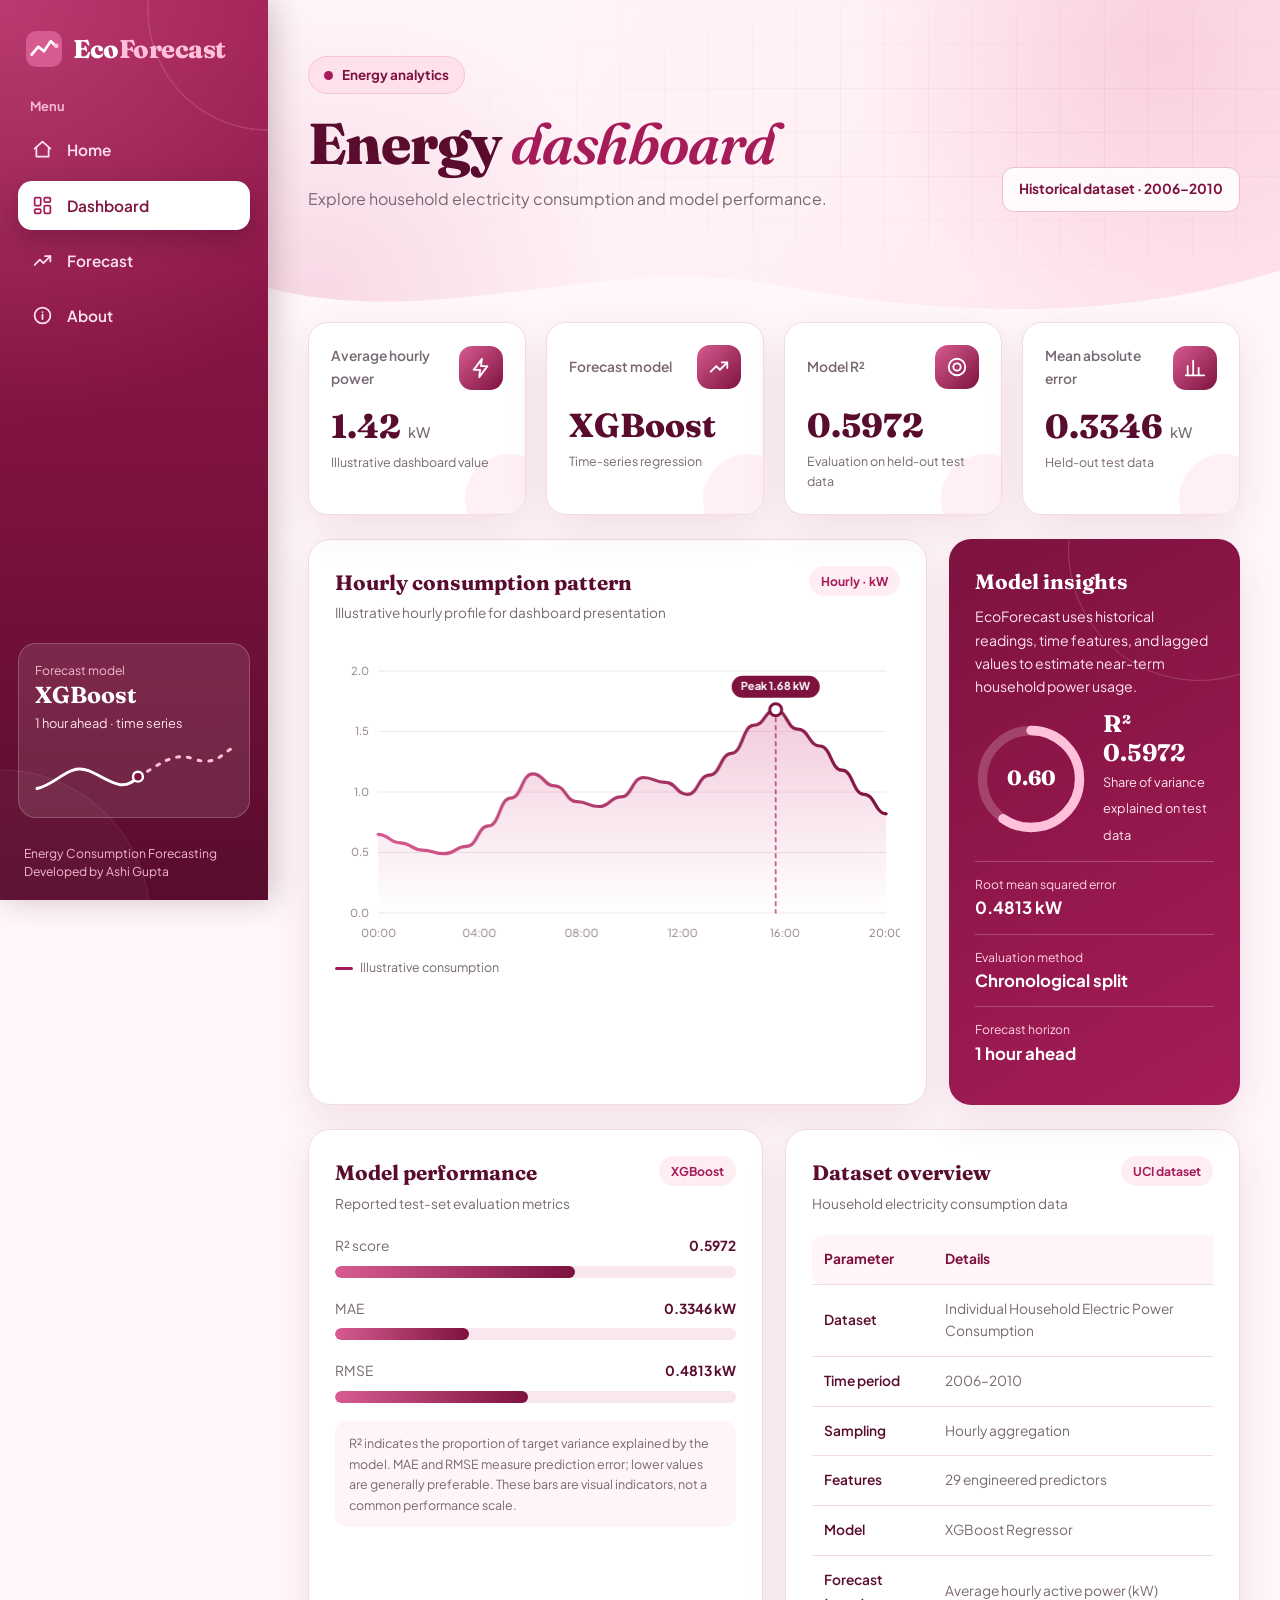
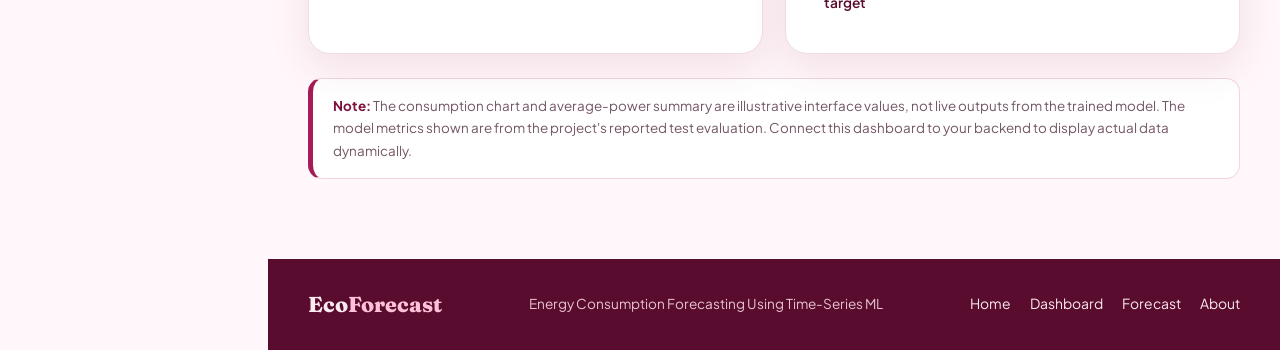
<file: Frontend/Dashboard.html>
<!DOCTYPE html>
<html lang="en">
<head>
<meta charset="UTF-8">
<meta name="viewport" content="width=device-width, initial-scale=1.0">
<meta name="description" content="EcoForecast energy consumption dashboard">
<title>Dashboard | EcoForecast</title>
<link rel="preconnect" href="https://fonts.googleapis.com">
<link rel="preconnect" href="https://fonts.gstatic.com" crossorigin>
<link href="https://fonts.googleapis.com/css2?family=Fraunces:ital,opsz,wght@0,9..144,600;0,9..144,800;1,9..144,600&family=Plus+Jakarta+Sans:wght@400;500;600;700;800&display=swap" rel="stylesheet">
<style>
:root{--primary:#7d123f;--dark:#590c2d;--accent:#a51c58;--rose:#d75b91;--soft:#f8c9db;--pink:#fff0f5;--bg:#fff7fa;--text:#30232a;--muted:#786873;--border:#f1dce6;--shadow:0 14px 40px rgba(125,18,63,.10);--serif:"Fraunces",Georgia,serif;--sans:"Plus Jakarta Sans","Segoe UI",Arial,sans-serif}
*{margin:0;padding:0;box-sizing:border-box}
html{scroll-behavior:smooth}
body{font-family:var(--sans);background:var(--bg);color:var(--text);line-height:1.65}
a{text-decoration:none;color:inherit}
a:focus-visible,button:focus-visible{outline:3px solid var(--rose);outline-offset:3px}
.container{width:min(1180px,92%);margin:auto}

/* Header */
header{background:var(--primary);color:#fff;position:sticky;top:0;z-index:50;box-shadow:0 4px 18px rgba(55,0,22,.18)}
nav{min-height:74px;display:flex;align-items:center;justify-content:space-between;gap:24px}
.logo{display:flex;align-items:center;gap:10px;font-family:var(--serif);font-size:1.6rem;font-weight:800;letter-spacing:-.5px}
.logo span{color:#ffc1d9}
.logo svg{width:30px;height:30px}
.nav-links{display:flex;align-items:center;gap:30px;list-style:none}
.nav-links a{font-size:.95rem;font-weight:600;color:#fff1f6;transition:color .2s}
.nav-links a:hover,.nav-links a.active{color:#ffc1d9}
.nav-links a.active{border-bottom:2px solid #ffc1d9;padding-bottom:3px}
.menu-toggle{display:none;border:1px solid rgba(255,255,255,.45);color:#fff;background:transparent;border-radius:8px;font-size:1.4rem;width:42px;height:42px;cursor:pointer}

/* Page banner */
.banner{position:relative;overflow:hidden;padding:56px 0 110px;background:radial-gradient(circle at 88% 15%,rgba(248,201,219,.8),transparent 32%),radial-gradient(circle at 5% 90%,rgba(215,91,145,.18),transparent 30%),linear-gradient(120deg,#fff7fa,#fff0f5 55%,#ffe2ed)}
.banner .grid-bg{position:absolute;inset:0;background-image:linear-gradient(rgba(125,18,63,.05) 1px,transparent 1px),linear-gradient(90deg,rgba(125,18,63,.05) 1px,transparent 1px);background-size:44px 44px;mask-image:radial-gradient(ellipse at 75% 40%,#000,transparent 70%);-webkit-mask-image:radial-gradient(ellipse at 75% 40%,#000,transparent 70%)}
.banner-inner{position:relative;z-index:1;display:flex;justify-content:space-between;align-items:flex-end;flex-wrap:wrap;gap:20px}
.eyebrow{display:inline-flex;align-items:center;gap:9px;background:#ffe1ec;color:var(--primary);border:1px solid #f7c4d8;padding:7px 15px;border-radius:25px;font-size:.84rem;font-weight:700;margin-bottom:18px}
.pulse{height:9px;width:9px;border-radius:50%;background:var(--accent);animation:pulse 2s infinite}
@keyframes pulse{70%{box-shadow:0 0 0 10px rgba(165,28,88,0)}0%{box-shadow:0 0 0 0 rgba(165,28,88,.5)}}
.banner h1{font-family:var(--serif);color:var(--dark);font-size:clamp(2.3rem,4.6vw,3.6rem);line-height:1.1;letter-spacing:-1px;font-weight:800}
.banner h1 em{color:var(--accent);font-style:italic;font-weight:600}
.banner p{color:var(--muted);margin-top:10px;max-width:520px}
.date-label{background:rgba(255,255,255,.85);border:1px solid #edbfd1;color:var(--primary);border-radius:12px;padding:10px 16px;font-size:.86rem;font-weight:700}
.wave{position:absolute;bottom:-1px;left:0;width:100%;height:70px;display:block}

main{padding:0 0 80px;position:relative;z-index:2;margin-top:-62px}

/* Stat cards */
.stats-grid{display:grid;grid-template-columns:repeat(4,1fr);gap:20px;margin-bottom:24px}
.stat-card{background:#fff;border:1px solid var(--border);border-radius:20px;padding:22px;box-shadow:var(--shadow);min-width:0;position:relative;overflow:hidden;transition:transform .25s,border-color .25s}
.stat-card:hover{transform:translateY(-5px);border-color:#e9b3cb}
.stat-card::after{content:"";position:absolute;right:-30px;bottom:-30px;width:90px;height:90px;border-radius:50%;background:var(--pink)}
.stat-top{display:flex;justify-content:space-between;align-items:center;gap:10px;margin-bottom:16px;position:relative;z-index:1}
.stat-title{color:var(--muted);font-size:.86rem;font-weight:600}
.stat-icon{width:44px;height:44px;flex-shrink:0;border-radius:13px;display:grid;place-items:center;background:linear-gradient(135deg,var(--rose),var(--primary));color:#fff}
.stat-icon svg{width:22px;height:22px}
.stat-value{font-family:var(--serif);color:var(--dark);font-size:clamp(1.6rem,2.6vw,2.2rem);line-height:1.2;font-weight:800;position:relative;z-index:1}
.stat-value small{font-family:var(--sans);font-size:.9rem;font-weight:500;color:var(--muted)}
.stat-note{margin-top:6px;color:var(--muted);font-size:.78rem;position:relative;z-index:1}

/* Panels */
.panel{background:#fff;border:1px solid var(--border);border-radius:22px;padding:26px;box-shadow:var(--shadow);min-width:0}
.panel-header{display:flex;justify-content:space-between;align-items:flex-start;flex-wrap:wrap;gap:14px;margin-bottom:20px}
.panel-header h2{font-family:var(--serif);color:var(--dark);font-size:1.3rem}
.panel-header p{color:var(--muted);font-size:.85rem;margin-top:2px}
.badge{background:#ffedf4;color:var(--accent);padding:5px 12px;border-radius:20px;font-size:.76rem;font-weight:700;white-space:nowrap}

.chart-layout{display:grid;grid-template-columns:minmax(0,1.7fr) minmax(260px,.8fr);gap:22px;margin-bottom:24px}
.chart-wrap{width:100%;height:300px;position:relative}
canvas{display:block;width:100%;height:100%}
.chart-legend{display:flex;gap:16px;flex-wrap:wrap;color:var(--muted);font-size:.78rem;margin-top:12px}
.legend-dot{display:inline-block;width:18px;height:3px;border-radius:3px;background:var(--accent);vertical-align:middle;margin-right:7px}

/* Insight panel with ring gauge */
.insight{background:linear-gradient(150deg,var(--primary),var(--accent));color:#fff;border-radius:22px;padding:26px;box-shadow:var(--shadow);position:relative;overflow:hidden}
.insight::before{content:"";position:absolute;width:260px;height:260px;border-radius:50%;border:1px solid rgba(255,255,255,.18);top:-120px;right:-90px}
.insight>*{position:relative}
.insight h3{font-family:var(--serif);font-size:1.3rem;margin-bottom:6px}
.insight p{color:#ffe3ed;font-size:.88rem;margin-bottom:12px}
.gauge{display:flex;align-items:center;gap:16px;margin:8px 0 14px}
.gauge svg{width:112px;height:112px;flex-shrink:0}
.gauge .ring{transition:stroke-dashoffset 1.6s ease}
.gauge b{display:block;font-family:var(--serif);font-size:1.5rem;line-height:1.2}
.gauge span{font-size:.8rem;color:#ffe3ed}
.insight-item{padding:12px 0;border-top:1px solid rgba(255,255,255,.22)}
.insight-item span{display:block;color:#ffd3e3;font-size:.76rem}
.insight-item strong{display:block;font-size:1.05rem}

/* Bottom */
.bottom-grid{display:grid;grid-template-columns:1fr 1fr;gap:22px;margin-bottom:24px}
.metric-row{margin-bottom:20px}
.metric-row:last-of-type{margin-bottom:0}
.metric-label{display:flex;justify-content:space-between;gap:10px;color:var(--muted);font-size:.86rem;margin-bottom:8px}
.metric-label strong{color:var(--dark)}
.track{height:12px;background:#f8e7ee;border-radius:20px;overflow:hidden}
.fill{height:100%;width:0;background:linear-gradient(90deg,var(--rose),var(--primary));border-radius:inherit;transition:width 1.4s ease}
.model-note{color:var(--muted);font-size:.78rem;margin-top:18px;padding:12px 14px;background:#fff5f8;border-radius:12px}
.table-scroll{width:100%;overflow-x:auto}
table{width:100%;border-collapse:collapse;min-width:420px}
th,td{padding:13px 12px;text-align:left;border-bottom:1px solid var(--border);font-size:.86rem}
th{color:var(--primary);background:#fff5f8;font-weight:700}
th:first-child{border-radius:10px 0 0 10px}th:last-child{border-radius:0 10px 10px 0}
td{color:var(--muted)}
td:first-child{color:var(--dark);font-weight:600}
tbody tr:last-child td{border-bottom:none}
tbody tr:hover td{background:#fffafc}

.disclaimer{border:1px solid #f1d5e0;background:#fff;border-left:5px solid var(--accent);border-radius:14px;padding:16px 20px;color:#735665;font-size:.84rem}
.disclaimer strong{color:var(--primary)}

footer{background:var(--dark);color:#fceaf1;padding:28px 0}
.footer-content{display:flex;align-items:center;justify-content:space-between;flex-wrap:wrap;gap:16px}
.footer-logo{font-family:var(--serif);font-size:1.35rem;font-weight:800}
.footer-logo span{color:#ffc1d9}
.footer-text{color:#e9c4d3;font-size:.85rem}
.footer-links{display:flex;flex-wrap:wrap;gap:19px;font-size:.87rem}
.footer-links a:hover{color:#ffc1d9}

@media(max-width:1000px){.stats-grid{grid-template-columns:repeat(2,1fr)}.chart-layout,.bottom-grid{grid-template-columns:1fr}}
@media(max-width:760px){
.menu-toggle{display:block}
.nav-links{display:none;position:absolute;top:74px;left:0;right:0;padding:18px 5%;background:var(--dark);flex-direction:column;align-items:stretch;gap:0}
.nav-links.open{display:flex}
.nav-links a{display:block;padding:12px 0}
.footer-content{flex-direction:column;text-align:center}
}
@media(max-width:480px){.stats-grid{gap:12px}.stat-card{padding:16px}.stat-icon{width:36px;height:36px}.stat-title{font-size:.75rem}.panel,.insight{padding:18px}.chart-wrap{height:240px}}
@media(prefers-reduced-motion:reduce){*{animation:none!important;transition:none!important}}
</style>
<link rel="stylesheet" href="Sidebar.css">
<script src="Sidebar.js" defer></script>
</head>
<body>
<header>
  <nav class="container">
    <a href="index.html" class="logo">
      <svg viewBox="0 0 32 32" fill="none" aria-hidden="true"><rect width="32" height="32" rx="9" fill="#a51c58"/><path d="M5 21l6-7 5 4 6-9 5 5" stroke="#fff" stroke-width="2.4" stroke-linecap="round" stroke-linejoin="round"/><circle cx="27" cy="13" r="2" fill="#ffc1d9"/></svg>
      <div>Eco<span>Forecast</span></div>
    </a>
    <button class="menu-toggle" id="menuToggle" aria-label="Open navigation menu" aria-expanded="false">☰</button>
    <ul class="nav-links" id="navLinks">
      <li><a href="index.html">Home</a></li>
      <li><a href="Dashboard.html" class="active">Dashboard</a></li>
      <li><a href="Forecast.html">Forecast</a></li>
      <li><a href="About.html">About</a></li>
    </ul>
  </nav>
</header>

<section class="banner">
  <div class="grid-bg"></div>
  <div class="container banner-inner">
    <div>
      <div class="eyebrow"><span class="pulse"></span>Energy analytics</div>
      <h1>Energy <em>dashboard</em></h1>
      <p>Explore household electricity consumption and model performance.</p>
    </div>
    <div class="date-label">Historical dataset · 2006–2010</div>
  </div>
  <svg class="wave" viewBox="0 0 1440 80" preserveAspectRatio="none" aria-hidden="true"><path d="M0 40 C240 90 480 0 720 36 S1200 80 1440 20 V80 H0Z" fill="#fff7fa"/></svg>
</section>

<main class="container">
  <!-- Summary cards -->
  <section class="stats-grid" aria-label="Energy summary">
    <article class="stat-card">
      <div class="stat-top"><span class="stat-title">Average hourly power</span>
        <span class="stat-icon"><svg viewBox="0 0 24 24" fill="none" stroke="currentColor" stroke-width="2" stroke-linecap="round" stroke-linejoin="round"><path d="M13 2L4 14h7l-1 8 9-12h-7z"/></svg></span></div>
      <div class="stat-value">1.42 <small>kW</small></div>
      <div class="stat-note">Illustrative dashboard value</div>
    </article>
    <article class="stat-card">
      <div class="stat-top"><span class="stat-title">Forecast model</span>
        <span class="stat-icon"><svg viewBox="0 0 24 24" fill="none" stroke="currentColor" stroke-width="2" stroke-linecap="round" stroke-linejoin="round"><path d="M3 17l6-6 4 4 8-8"/><path d="M15 7h6v6"/></svg></span></div>
      <div class="stat-value">XGBoost</div>
      <div class="stat-note">Time-series regression</div>
    </article>
    <article class="stat-card">
      <div class="stat-top"><span class="stat-title">Model R²</span>
        <span class="stat-icon"><svg viewBox="0 0 24 24" fill="none" stroke="currentColor" stroke-width="2" stroke-linecap="round" stroke-linejoin="round"><circle cx="12" cy="12" r="9"/><circle cx="12" cy="12" r="4"/></svg></span></div>
      <div class="stat-value">0.5972</div>
      <div class="stat-note">Evaluation on held-out test data</div>
    </article>
    <article class="stat-card">
      <div class="stat-top"><span class="stat-title">Mean absolute error</span>
        <span class="stat-icon"><svg viewBox="0 0 24 24" fill="none" stroke="currentColor" stroke-width="2" stroke-linecap="round" stroke-linejoin="round"><path d="M4 20V10M10 20V4M16 20v-8M22 20H2"/></svg></span></div>
      <div class="stat-value">0.3346 <small>kW</small></div>
      <div class="stat-note">Held-out test data</div>
    </article>
  </section>

  <!-- Chart + insights -->
  <section class="chart-layout">
    <div class="panel">
      <div class="panel-header">
        <div><h2>Hourly consumption pattern</h2><p>Illustrative hourly profile for dashboard presentation</p></div>
        <span class="badge">Hourly · kW</span>
      </div>
      <div class="chart-wrap"><canvas id="consumptionChart" role="img" aria-label="Illustrative line chart of hourly energy consumption"></canvas></div>
      <div class="chart-legend"><span><i class="legend-dot"></i>Illustrative consumption</span></div>
    </div>

    <aside class="insight">
      <h3>Model insights</h3>
      <p>EcoForecast uses historical readings, time features, and lagged values to estimate near-term household power usage.</p>
      <div class="gauge">
        <svg viewBox="0 0 120 120" role="img" aria-label="R squared gauge showing 0.5972">
          <circle cx="60" cy="60" r="52" fill="none" stroke="rgba(255,255,255,.2)" stroke-width="10"/>
          <circle class="ring" id="ring" cx="60" cy="60" r="52" fill="none" stroke="#ffc1d9" stroke-width="10" stroke-linecap="round" stroke-dasharray="326.7" stroke-dashoffset="326.7" transform="rotate(-90 60 60)"/>
          <text x="60" y="66" text-anchor="middle" font-family="Fraunces,Georgia,serif" font-size="22" font-weight="800" fill="#fff">0.60</text>
        </svg>
        <div><b>R² 0.5972</b><span>Share of variance explained on test data</span></div>
      </div>
      <div class="insight-item"><span>Root mean squared error</span><strong>0.4813 kW</strong></div>
      <div class="insight-item"><span>Evaluation method</span><strong>Chronological split</strong></div>
      <div class="insight-item"><span>Forecast horizon</span><strong>1 hour ahead</strong></div>
    </aside>
  </section>

  <!-- Metrics + dataset -->
  <section class="bottom-grid">
    <div class="panel">
      <div class="panel-header">
        <div><h2>Model performance</h2><p>Reported test-set evaluation metrics</p></div>
        <span class="badge">XGBoost</span>
      </div>
      <div class="metric-row">
        <div class="metric-label"><span>R² score</span><strong>0.5972</strong></div>
        <div class="track"><div class="fill" data-w="59.72%"></div></div>
      </div>
      <div class="metric-row">
        <div class="metric-label"><span>MAE</span><strong>0.3346 kW</strong></div>
        <div class="track"><div class="fill" data-w="33.46%"></div></div>
      </div>
      <div class="metric-row">
        <div class="metric-label"><span>RMSE</span><strong>0.4813 kW</strong></div>
        <div class="track"><div class="fill" data-w="48.13%"></div></div>
      </div>
      <p class="model-note">R² indicates the proportion of target variance explained by the model. MAE and RMSE measure prediction error; lower values are generally preferable. These bars are visual indicators, not a common performance scale.</p>
    </div>

    <div class="panel">
      <div class="panel-header">
        <div><h2>Dataset overview</h2><p>Household electricity consumption data</p></div>
        <span class="badge">UCI dataset</span>
      </div>
      <div class="table-scroll">
        <table>
          <thead><tr><th>Parameter</th><th>Details</th></tr></thead>
          <tbody>
            <tr><td>Dataset</td><td>Individual Household Electric Power Consumption</td></tr>
            <tr><td>Time period</td><td>2006–2010</td></tr>
            <tr><td>Sampling</td><td>Hourly aggregation</td></tr>
            <tr><td>Features</td><td>29 engineered predictors</td></tr>
            <tr><td>Model</td><td>XGBoost Regressor</td></tr>
            <tr><td>Forecast target</td><td>Average hourly active power (kW)</td></tr>
          </tbody>
        </table>
      </div>
    </div>
  </section>

  <div class="disclaimer">
    <strong>Note:</strong> The consumption chart and average-power summary are illustrative interface values, not live outputs from the trained model. The model metrics shown are from the project's reported test evaluation. Connect this dashboard to your backend to display actual data dynamically.
  </div>
</main>

<footer>
  <div class="container footer-content">
    <a href="index.html" class="footer-logo">Eco<span>Forecast</span></a>
    <p class="footer-text">Energy Consumption Forecasting Using Time-Series ML</p>
    <div class="footer-links">
      <a href="index.html">Home</a><a href="Dashboard.html">Dashboard</a><a href="Forecast.html">Forecast</a><a href="About.html">About</a>
    </div>
  </div>
</footer>

<script>
// Mobile navigation
const menuToggle=document.getElementById("menuToggle"),navLinks=document.getElementById("navLinks");
menuToggle.addEventListener("click",()=>{const o=navLinks.classList.toggle("open");menuToggle.setAttribute("aria-expanded",o);menuToggle.textContent=o?"✕":"☰"});
navLinks.querySelectorAll("a").forEach(l=>l.addEventListener("click",()=>{navLinks.classList.remove("open");menuToggle.setAttribute("aria-expanded","false");menuToggle.textContent="☰"}));

// Animate the R² ring and metric bars once on load
window.addEventListener("load",()=>{
  setTimeout(()=>{
    document.getElementById("ring").style.strokeDashoffset=326.7*(1-0.5972);
    document.querySelectorAll(".fill").forEach(f=>f.style.width=f.dataset.w);
  },200);
});

// Illustrative chart drawn with Canvas (not connected to the model)
const canvas=document.getElementById("consumptionChart"),ctx=canvas.getContext("2d");
const values=[.65,.58,.52,.49,.55,.72,.95,1.15,1.05,.92,.88,.96,1.12,1.08,.98,1.14,1.32,1.55,1.68,1.52,1.38,1.18,.98,.82];

function drawChart(){
  const r=canvas.getBoundingClientRect(),dpr=window.devicePixelRatio||1;
  canvas.width=Math.max(1,Math.round(r.width*dpr));canvas.height=Math.max(1,Math.round(r.height*dpr));
  ctx.setTransform(dpr,0,0,dpr,0,0);
  const W=r.width,H=r.height,L=43,R=14,T=26,B=32,pw=W-L-R,ph=H-T-B,maxY=2;
  ctx.clearRect(0,0,W,H);
  ctx.font="11px Plus Jakarta Sans, Segoe UI, Arial";ctx.textBaseline="middle";

  for(let i=0;i<=4;i++){
    const v=i*.5,y=T+ph-(v/maxY)*ph;
    ctx.beginPath();ctx.strokeStyle="#f3e5eb";ctx.lineWidth=1;ctx.moveTo(L,y);ctx.lineTo(W-R,y);ctx.stroke();
    ctx.fillStyle="#8b7a83";ctx.textAlign="right";ctx.fillText(v.toFixed(1),L-9,y);
  }
  ["00:00","04:00","08:00","12:00","16:00","20:00"].forEach((t,i,a)=>{
    ctx.fillStyle="#8b7a83";ctx.textAlign="center";ctx.fillText(t,L+(i/(a.length-1))*pw,H-12);
  });

  const pts=values.map((v,i)=>({x:L+(i/(values.length-1))*pw,y:T+ph-(v/maxY)*ph}));

  // Smooth area + line
  function curve(){
    ctx.moveTo(pts[0].x,pts[0].y);
    for(let i=0;i<pts.length-1;i++){
      const mx=(pts[i].x+pts[i+1].x)/2;
      ctx.bezierCurveTo(mx,pts[i].y,mx,pts[i+1].y,pts[i+1].x,pts[i+1].y);
    }
  }
  const g=ctx.createLinearGradient(0,T,0,T+ph);
  g.addColorStop(0,"rgba(215,91,145,.38)");g.addColorStop(1,"rgba(215,91,145,0)");
  ctx.beginPath();curve();ctx.lineTo(pts[pts.length-1].x,T+ph);ctx.lineTo(pts[0].x,T+ph);ctx.closePath();ctx.fillStyle=g;ctx.fill();

  ctx.beginPath();curve();
  const lg=ctx.createLinearGradient(L,0,W-R,0);lg.addColorStop(0,"#d75b91");lg.addColorStop(1,"#7d123f");
  ctx.strokeStyle=lg;ctx.lineWidth=3.2;ctx.lineJoin="round";ctx.lineCap="round";ctx.stroke();

  // Peak marker with label
  const mi=values.indexOf(Math.max(...values)),p=pts[mi];
  ctx.beginPath();ctx.setLineDash([4,4]);ctx.strokeStyle="#a51c58";ctx.lineWidth=1.2;ctx.moveTo(p.x,p.y);ctx.lineTo(p.x,T+ph);ctx.stroke();ctx.setLineDash([]);
  ctx.beginPath();ctx.arc(p.x,p.y,6,0,Math.PI*2);ctx.fillStyle="#fff";ctx.fill();ctx.strokeStyle="#7d123f";ctx.lineWidth=3;ctx.stroke();
  const label="Peak "+values[mi].toFixed(2)+" kW",tw=ctx.measureText(label).width+20,lx=Math.min(Math.max(p.x-tw/2,L),W-R-tw);
  ctx.fillStyle="#7d123f";ctx.beginPath();ctx.roundRect(lx,p.y-34,tw,22,11);ctx.fill();
  ctx.fillStyle="#fff";ctx.textAlign="center";ctx.font="700 11px Plus Jakarta Sans, Segoe UI, Arial";ctx.fillText(label,lx+tw/2,p.y-23);
}
drawChart();
window.addEventListener("resize",drawChart);
</script>
</body>
</html>
</file>
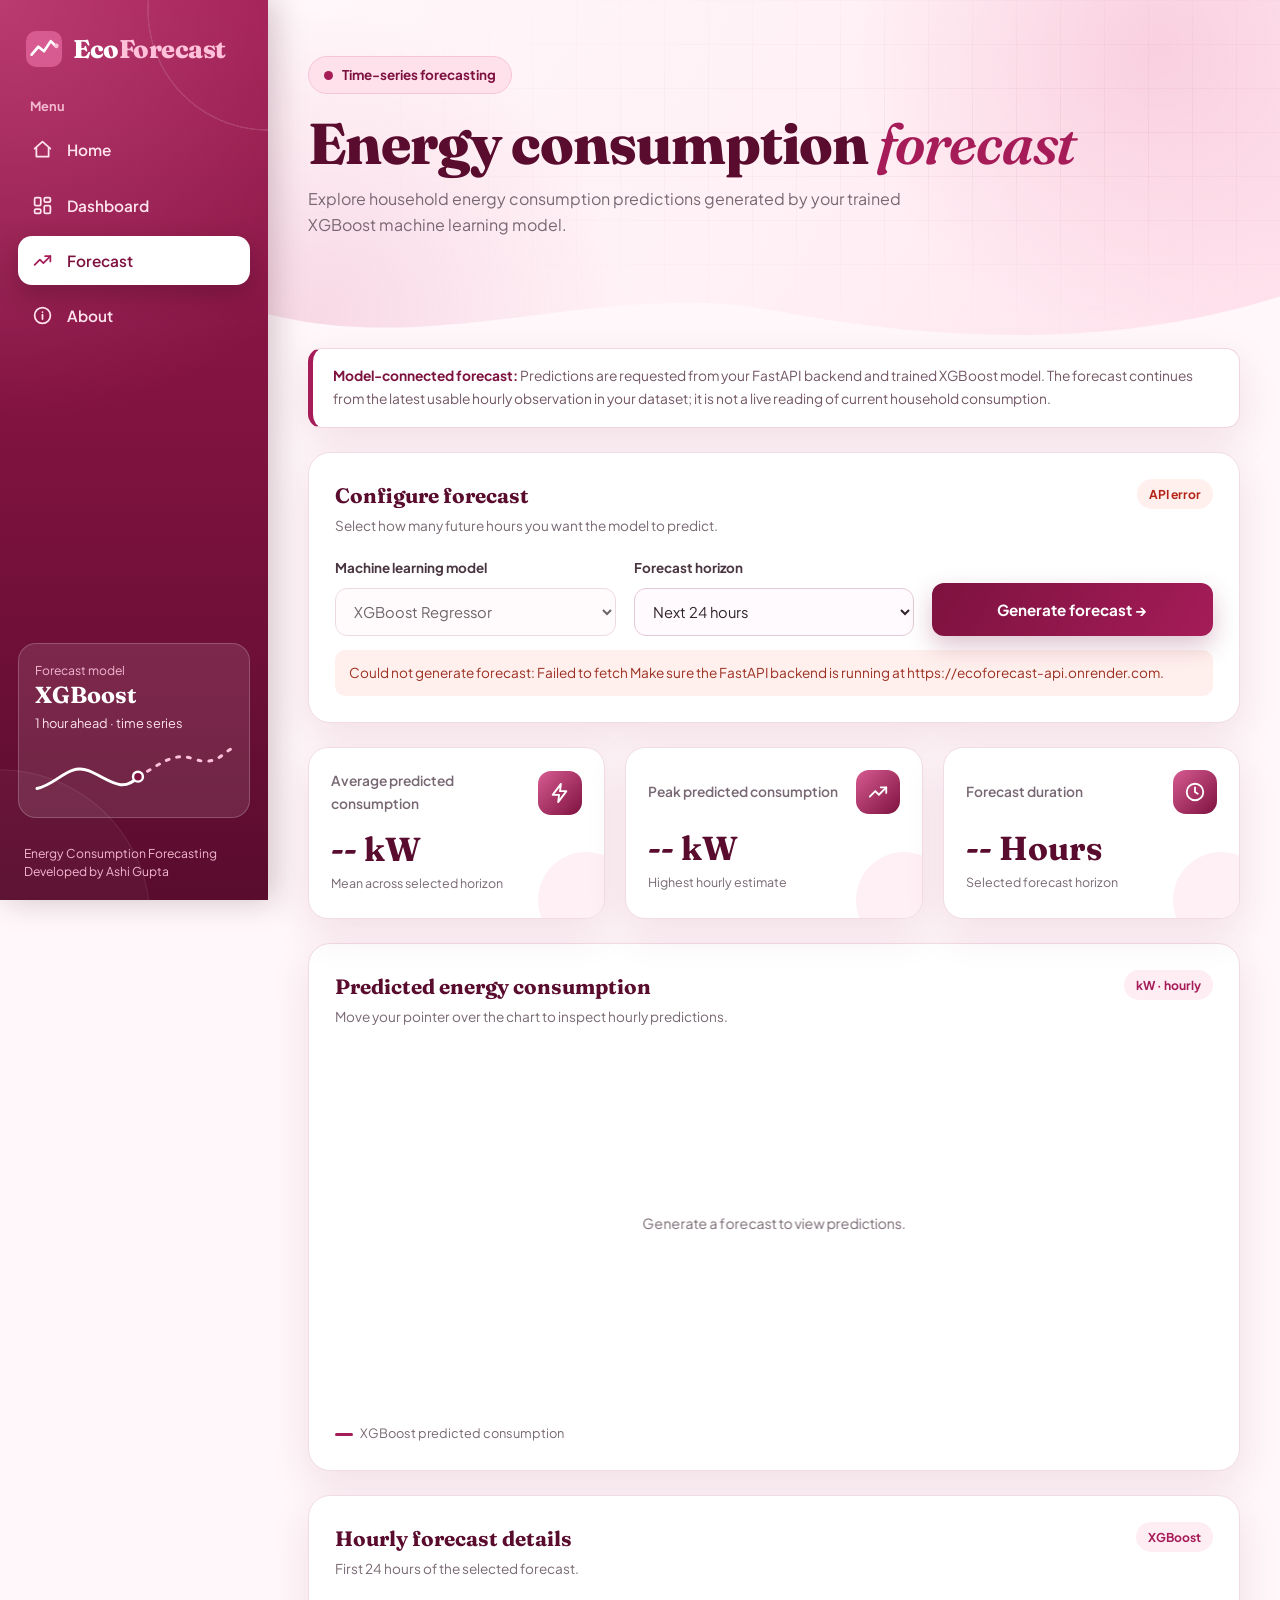
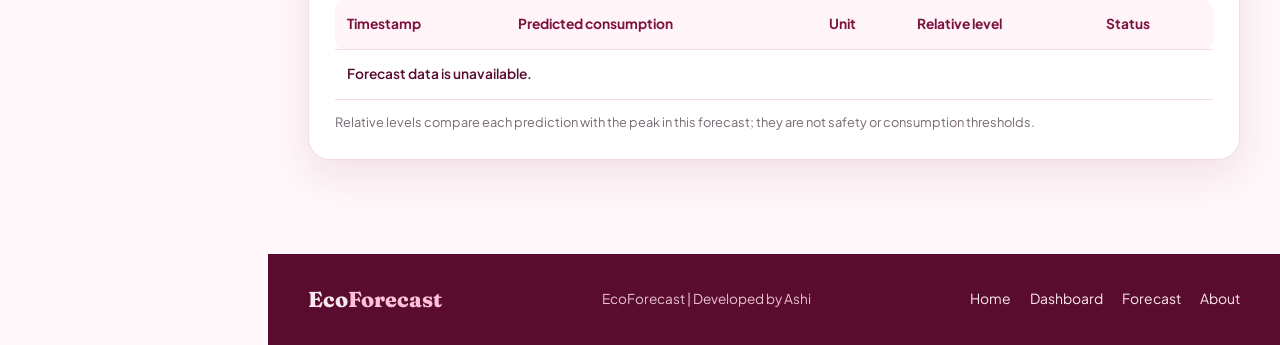
<file: Frontend/Forecast.html>
<!DOCTYPE html>
<html lang="en">
<head>
<meta charset="UTF-8">
<meta name="viewport" content="width=device-width, initial-scale=1.0">
<meta name="description" content="EcoForecast household energy consumption forecasting dashboard">
<title>EcoForecast | Forecast</title>
<link rel="preconnect" href="https://fonts.googleapis.com">
<link rel="preconnect" href="https://fonts.gstatic.com" crossorigin>
<link href="https://fonts.googleapis.com/css2?family=Fraunces:ital,opsz,wght@0,9..144,600;0,9..144,800;1,9..144,600&family=Plus+Jakarta+Sans:wght@400;500;600;700;800&display=swap" rel="stylesheet">
<style>
:root{--primary:#7d123f;--dark:#590c2d;--accent:#a51c58;--rose:#d75b91;--soft:#f8c9db;--pink:#fff0f5;--bg:#fff7fa;--text:#30232a;--muted:#786873;--border:#f1dce6;--shadow:0 14px 40px rgba(125,18,63,.10);--serif:"Fraunces",Georgia,serif;--sans:"Plus Jakarta Sans","Segoe UI",Arial,sans-serif}
*{margin:0;padding:0;box-sizing:border-box}
html{scroll-behavior:smooth}
body{font-family:var(--sans);background:var(--bg);color:var(--text);line-height:1.65}
a{text-decoration:none;color:inherit}
button,select{font:inherit}
a:focus-visible,button:focus-visible,select:focus-visible{outline:3px solid var(--rose);outline-offset:3px}
.container{width:min(1180px,92%);margin:auto}

/* Navigation (hidden on desktop when the sidebar is active) */
header{background:var(--primary);color:#fff;position:sticky;top:0;z-index:50;box-shadow:0 4px 18px rgba(55,0,22,.18)}
nav{min-height:74px;display:flex;align-items:center;justify-content:space-between;gap:24px}
.logo{display:flex;align-items:center;gap:10px;font-family:var(--serif);font-size:1.6rem;font-weight:800;letter-spacing:-.5px}
.logo span,.footer-logo span{color:#ffc1d9}
.logo svg{width:30px;height:30px}
.nav-links{display:flex;align-items:center;gap:30px;list-style:none}
.nav-links a{font-size:.95rem;font-weight:600;color:#fff1f6;transition:color .2s}
.nav-links a:hover,.nav-links a.active{color:#ffc1d9}
.nav-links a.active{border-bottom:2px solid #ffc1d9;padding-bottom:3px}
.menu-toggle{display:none;border:1px solid rgba(255,255,255,.45);color:#fff;background:transparent;border-radius:8px;font-size:1.4rem;width:42px;height:42px;cursor:pointer}

/* Banner */
.banner{position:relative;overflow:hidden;padding:56px 0 110px;background:radial-gradient(circle at 88% 15%,rgba(248,201,219,.8),transparent 32%),radial-gradient(circle at 5% 90%,rgba(215,91,145,.18),transparent 30%),linear-gradient(120deg,#fff7fa,#fff0f5 55%,#ffe2ed)}
.grid-bg{position:absolute;inset:0;background-image:linear-gradient(rgba(125,18,63,.05) 1px,transparent 1px),linear-gradient(90deg,rgba(125,18,63,.05) 1px,transparent 1px);background-size:44px 44px;mask-image:radial-gradient(ellipse at 75% 40%,#000,transparent 70%);-webkit-mask-image:radial-gradient(ellipse at 75% 40%,#000,transparent 70%)}
.banner-inner{position:relative;z-index:1}
.eyebrow{display:inline-flex;align-items:center;gap:9px;background:#ffe1ec;color:var(--primary);border:1px solid #f7c4d8;padding:7px 15px;border-radius:25px;font-size:.84rem;font-weight:700;margin-bottom:18px}
.pulse{height:9px;width:9px;border-radius:50%;background:var(--accent);animation:pulse 2s infinite}
@keyframes pulse{0%{box-shadow:0 0 0 0 rgba(165,28,88,.5)}70%{box-shadow:0 0 0 10px rgba(165,28,88,0)}100%{box-shadow:0 0 0 0 rgba(165,28,88,0)}}
.banner h1{font-family:var(--serif);color:var(--dark);font-size:clamp(2.3rem,4.6vw,3.6rem);line-height:1.1;letter-spacing:-1px;font-weight:800}
.banner h1 em{color:var(--accent);font-style:italic;font-weight:600}
.banner p{color:var(--muted);margin-top:10px;max-width:600px}
.wave{position:absolute;bottom:-1px;left:0;width:100%;height:70px;display:block}
main{padding:0 0 70px;position:relative;z-index:2;margin-top:-62px}

/* API notice */
.api-note{background:#fff;border:1px solid #f1d5e0;border-left:5px solid var(--accent);border-radius:14px;padding:16px 20px;color:#735665;font-size:.86rem;margin-bottom:24px;box-shadow:var(--shadow)}
.api-note strong{color:var(--primary)}

/* Panels and badges */
.panel{background:#fff;border:1px solid var(--border);border-radius:22px;padding:26px;box-shadow:var(--shadow);margin-bottom:24px;min-width:0}
.panel-header{display:flex;justify-content:space-between;align-items:flex-start;flex-wrap:wrap;gap:14px;margin-bottom:20px}
.panel-header h2{font-family:var(--serif);color:var(--dark);font-size:1.3rem}
.panel-header p{color:var(--muted);font-size:.85rem;margin-top:2px}
.badge{background:#ffedf4;color:var(--accent);padding:5px 12px;border-radius:20px;font-size:.76rem;font-weight:700;white-space:nowrap}
.badge.error{background:#fff0ed;color:#b42318}
.badge.loading{background:#fff4d6;color:#8a5a00}

/* Form */
.form-grid{display:grid;grid-template-columns:1fr 1fr 1fr;gap:18px;align-items:end}
.form-group label{display:block;font-size:.84rem;font-weight:700;margin-bottom:8px;color:#493641}
.form-group select{width:100%;padding:13px 14px;border:1px solid #e5cbd7;border-radius:12px;background:#fffafd;color:var(--text);font-family:var(--sans);font-size:.92rem}
.form-group select:focus{border-color:var(--accent);box-shadow:0 0 0 4px rgba(165,28,88,.12);outline:none}
.primary-btn{width:100%;display:inline-flex;justify-content:center;align-items:center;gap:8px;padding:14px 20px;background:linear-gradient(120deg,var(--primary),var(--accent));border:none;border-radius:12px;color:#fff;font-family:var(--sans);font-weight:700;font-size:.95rem;cursor:pointer;box-shadow:0 10px 24px rgba(125,18,63,.25);transition:.2s ease}
.primary-btn:hover:not(:disabled){transform:translateY(-3px);box-shadow:0 14px 28px rgba(125,18,63,.32)}
.primary-btn:disabled{opacity:.65;cursor:wait}
.message{display:none;margin-top:14px;padding:12px 14px;border-radius:10px;background:#fff0ed;color:#9c2f22;font-size:.85rem;overflow-wrap:anywhere}
.message.show{display:block}

/* Summary cards */
.stats-grid{display:grid;grid-template-columns:repeat(3,1fr);gap:20px;margin-bottom:24px}
.stat-card{background:#fff;border:1px solid var(--border);border-radius:20px;padding:22px;box-shadow:var(--shadow);position:relative;overflow:hidden;transition:transform .25s,border-color .25s}
.stat-card:hover{transform:translateY(-5px);border-color:#e9b3cb}
.stat-card::after{content:"";position:absolute;right:-30px;bottom:-30px;width:96px;height:96px;border-radius:50%;background:var(--pink)}
.stat-top{display:flex;justify-content:space-between;align-items:center;gap:10px;margin-bottom:14px;position:relative;z-index:1}
.stat-top p{color:var(--muted);font-size:.86rem;font-weight:600}
.stat-icon{width:44px;height:44px;flex-shrink:0;border-radius:13px;display:grid;place-items:center;background:linear-gradient(135deg,var(--rose),var(--primary));color:#fff}
.stat-icon svg{width:22px;height:22px}
.stat-card h3{font-family:var(--serif);font-size:clamp(1.6rem,2.6vw,2.2rem);color:var(--dark);line-height:1.2;position:relative;z-index:1}
.stat-card small{color:var(--muted);font-size:.78rem;position:relative;z-index:1}

/* Chart */
.chart-container{position:relative;width:100%;height:360px}
canvas{width:100%;height:100%;display:block}
.tip{position:absolute;pointer-events:none;background:var(--dark);color:#fff;font-size:.76rem;font-weight:600;padding:6px 11px;border-radius:10px;white-space:nowrap;transform:translate(-50%,-135%);opacity:0;transition:opacity .15s;box-shadow:0 8px 20px rgba(55,0,22,.25)}
.chart-legend{display:flex;gap:18px;flex-wrap:wrap;margin-top:14px;font-size:.8rem;color:var(--muted)}
.legend-dot{display:inline-block;width:18px;height:3px;border-radius:3px;background:var(--accent);vertical-align:middle;margin-right:7px}

/* Table */
.table-wrapper{overflow-x:auto}
table{width:100%;border-collapse:collapse;min-width:560px}
th,td{padding:13px 12px;border-bottom:1px solid var(--border);font-size:.86rem;text-align:left}
th{background:#fff5f8;color:var(--primary);font-weight:700}
th:first-child{border-radius:10px 0 0 10px}
th:last-child{border-radius:0 10px 10px 0}
td{color:var(--muted)}
td:first-child{color:var(--dark);font-weight:600}
td.val{color:var(--primary);font-weight:700}
tbody tr:hover td{background:#fffafc}
.level{width:110px;height:8px;border-radius:8px;background:#f8e7ee;overflow:hidden}
.level i{display:block;height:100%;border-radius:inherit;background:linear-gradient(90deg,var(--rose),var(--primary))}
.status{display:inline-block;background:#ffedf4;color:var(--accent);padding:4px 11px;border-radius:20px;font-size:.74rem;font-weight:700;white-space:nowrap}
.status.mid{background:#fff4d6;color:#8a5a00}
.status.high{background:#fff0ed;color:#b42318}
.table-note{margin-top:12px;color:var(--muted);font-size:.8rem}

/* Footer */
footer{background:var(--dark);color:#fceaf1;padding:28px 0}
.footer-content{display:flex;align-items:center;justify-content:space-between;flex-wrap:wrap;gap:16px}
.footer-logo{font-family:var(--serif);font-size:1.35rem;font-weight:800}
.footer-text{color:#e9c4d3;font-size:.85rem}
.footer-links{display:flex;flex-wrap:wrap;gap:19px;font-size:.87rem}
.footer-links a:hover{color:#ffc1d9}

@media(max-width:1000px){.form-grid{grid-template-columns:repeat(2,1fr)}}
@media(max-width:760px){
.menu-toggle{display:block}
.nav-links{display:none;position:absolute;top:74px;left:0;right:0;padding:18px 5%;background:var(--dark);flex-direction:column;align-items:stretch;gap:0}
.nav-links.open{display:flex}
.nav-links a{display:block;padding:12px 0}
.stats-grid{grid-template-columns:1fr}
.footer-content{flex-direction:column;text-align:center}
}
@media(max-width:520px){.form-grid{grid-template-columns:1fr}.panel{padding:18px}.chart-container{height:260px}.banner{padding-top:42px}}
@media(prefers-reduced-motion:reduce){*{animation:none!important;transition:none!important}}
</style>

<!-- Sidebar navigation (keep these two lines AFTER the style block) -->
<link rel="stylesheet" href="Sidebar.css">
<script src="Sidebar.js" defer></script>
</head>

<body>
<header>
  <nav class="container">
    <a href="index.html" class="logo">
      <svg viewBox="0 0 32 32" fill="none" aria-hidden="true"><rect width="32" height="32" rx="9" fill="#a51c58"/><path d="M5 21l6-7 5 4 6-9 5 5" stroke="#fff" stroke-width="2.4" stroke-linecap="round" stroke-linejoin="round"/><circle cx="27" cy="13" r="2" fill="#ffc1d9"/></svg>
      <div>Eco<span>Forecast</span></div>
    </a>
    <button class="menu-toggle" id="menuToggle" aria-label="Open navigation menu" aria-expanded="false">☰</button>
    <ul class="nav-links" id="navLinks">
      <li><a href="index.html">Home</a></li>
      <li><a href="Dashboard.html">Dashboard</a></li>
      <li><a href="Forecast.html" class="active">Forecast</a></li>
      <li><a href="About.html">About</a></li>
    </ul>
  </nav>
</header>

<section class="banner">
  <div class="grid-bg"></div>
  <div class="container banner-inner">
    <div class="eyebrow"><span class="pulse"></span>Time-series forecasting</div>
    <h1>Energy consumption <em>forecast</em></h1>
    <p>Explore household energy consumption predictions generated by your trained XGBoost machine learning model.</p>
  </div>
  <svg class="wave" viewBox="0 0 1440 80" preserveAspectRatio="none" aria-hidden="true"><path d="M0 40 C240 90 480 0 720 36 S1200 80 1440 20 V80 H0Z" fill="#fff7fa"/></svg>
</section>

<main class="container">
  <div class="api-note">
    <strong>Model-connected forecast:</strong>
    Predictions are requested from your FastAPI backend and trained XGBoost model.
    The forecast continues from the latest usable hourly observation in your dataset;
    it is not a live reading of current household consumption.
  </div>

  <!-- Configure forecast -->
  <section class="panel">
    <div class="panel-header">
      <div>
        <h2>Configure forecast</h2>
        <p>Select how many future hours you want the model to predict.</p>
      </div>
      <span class="badge" id="connectionBadge">Connecting...</span>
    </div>

    <form id="forecastForm">
      <div class="form-grid">
        <div class="form-group">
          <label for="model">Machine learning model</label>
          <select id="model" disabled>
            <option value="XGBoost">XGBoost Regressor</option>
          </select>
        </div>
        <div class="form-group">
          <label for="horizon">Forecast horizon</label>
          <select id="horizon">
            <option value="24">Next 24 hours</option>
            <option value="48">Next 48 hours</option>
            <option value="72">Next 72 hours</option>
            <option value="168">Next 7 days</option>
          </select>
        </div>
        <div class="form-group">
          <button type="submit" class="primary-btn" id="generateBtn">Generate forecast →</button>
        </div>
      </div>
      <div class="message" id="errorMessage" role="alert"></div>
    </form>
  </section>

  <!-- Summary cards -->
  <div class="stats-grid">
    <div class="stat-card">
      <div class="stat-top"><p>Average predicted consumption</p>
        <span class="stat-icon" aria-hidden="true"><svg viewBox="0 0 24 24" fill="none" stroke="currentColor" stroke-width="2" stroke-linecap="round" stroke-linejoin="round"><path d="M13 2L4 14h7l-1 8 9-12h-7z"/></svg></span></div>
      <h3 id="average">-- kW</h3>
      <small>Mean across selected horizon</small>
    </div>
    <div class="stat-card">
      <div class="stat-top"><p>Peak predicted consumption</p>
        <span class="stat-icon" aria-hidden="true"><svg viewBox="0 0 24 24" fill="none" stroke="currentColor" stroke-width="2" stroke-linecap="round" stroke-linejoin="round"><path d="M3 17l6-6 4 4 8-8"/><path d="M15 7h6v6"/></svg></span></div>
      <h3 id="peak">-- kW</h3>
      <small>Highest hourly estimate</small>
    </div>
    <div class="stat-card">
      <div class="stat-top"><p>Forecast duration</p>
        <span class="stat-icon" aria-hidden="true"><svg viewBox="0 0 24 24" fill="none" stroke="currentColor" stroke-width="2" stroke-linecap="round" stroke-linejoin="round"><circle cx="12" cy="12" r="9"/><path d="M12 7v5l3 2"/></svg></span></div>
      <h3 id="duration">-- Hours</h3>
      <small>Selected forecast horizon</small>
    </div>
  </div>

  <!-- Forecast chart -->
  <section class="panel">
    <div class="panel-header">
      <div>
        <h2>Predicted energy consumption</h2>
        <p>Move your pointer over the chart to inspect hourly predictions.</p>
      </div>
      <span class="badge">kW · hourly</span>
    </div>
    <div class="chart-container">
      <canvas id="forecastChart" role="img" aria-label="Line chart of XGBoost predicted hourly power consumption">Your browser does not support canvas.</canvas>
      <div class="tip" id="tip"></div>
    </div>
    <div class="chart-legend"><span><i class="legend-dot"></i>XGBoost predicted consumption</span></div>
  </section>

  <!-- Forecast table -->
  <section class="panel">
    <div class="panel-header">
      <div>
        <h2>Hourly forecast details</h2>
        <p>First 24 hours of the selected forecast.</p>
      </div>
      <span class="badge" id="modelBadge">XGBoost</span>
    </div>
    <div class="table-wrapper">
      <table>
        <thead>
          <tr><th>Timestamp</th><th>Predicted consumption</th><th>Unit</th><th>Relative level</th><th>Status</th></tr>
        </thead>
        <tbody id="forecastTable">
          <tr><td colspan="5">Waiting for forecast data...</td></tr>
        </tbody>
      </table>
    </div>
    <p class="table-note" id="tableNote">Relative levels compare each prediction with the peak in this forecast; they are not safety or consumption thresholds.</p>
  </section>
</main>

<footer>
  <div class="container footer-content">
    <a href="index.html" class="footer-logo">Eco<span>Forecast</span></a>
    <p class="footer-text">EcoForecast | Developed by Ashi</p>
    <div class="footer-links">
      <a href="index.html">Home</a><a href="Dashboard.html">Dashboard</a><a href="Forecast.html">Forecast</a><a href="About.html">About</a>
    </div>
  </div>
</footer>

<script>
// Backend address: change this one line if your API runs somewhere else
const API_URL = "https://ecoforecast-api.onrender.com";

// Mobile navigation (old top bar; hidden when the sidebar is active)
const menuToggle = document.getElementById("menuToggle");
const navLinks = document.getElementById("navLinks");
menuToggle.addEventListener("click", () => {
  const isOpen = navLinks.classList.toggle("open");
  menuToggle.setAttribute("aria-expanded", String(isOpen));
  menuToggle.textContent = isOpen ? "✕" : "☰";
});
navLinks.querySelectorAll("a").forEach(link => {
  link.addEventListener("click", () => {
    navLinks.classList.remove("open");
    menuToggle.setAttribute("aria-expanded", "false");
    menuToggle.textContent = "☰";
  });
});

// DOM elements
const form = document.getElementById("forecastForm");
const horizonSelect = document.getElementById("horizon");
const canvas = document.getElementById("forecastChart");
const ctx = canvas.getContext("2d");
const tip = document.getElementById("tip");
const connectionBadge = document.getElementById("connectionBadge");
const generateBtn = document.getElementById("generateBtn");
const errorMessage = document.getElementById("errorMessage");
const forecastTable = document.getElementById("forecastTable");

let predictions = [];
let forecastTimestamps = [];
let chartGeometry = null;

// Format timestamps returned by the API (ISO strings without timezone = local clock time)
function formatTimestamp(timestamp) {
  if (!timestamp) return "Unknown time";
  const date = new Date(timestamp);
  if (Number.isNaN(date.getTime())) return timestamp;
  return date.toLocaleString([], { year: "numeric", month: "short", day: "2-digit", hour: "2-digit", minute: "2-digit" });
}
function getForecastTime(index) { return formatTimestamp(forecastTimestamps[index]); }

// Responsive canvas chart
function drawChart(data, hoverIndex = null) {
  const rect = canvas.getBoundingClientRect();
  const dpr = window.devicePixelRatio || 1;
  const width = rect.width, height = rect.height;
  if (width <= 0 || height <= 0) return;

  canvas.width = Math.round(width * dpr);
  canvas.height = Math.round(height * dpr);
  ctx.setTransform(dpr, 0, 0, dpr, 0, 0);
  ctx.clearRect(0, 0, width, height);

  if (!data.length) {
    chartGeometry = null;
    ctx.fillStyle = "#786873";
    ctx.font = "14px Plus Jakarta Sans, Arial";
    ctx.textAlign = "center";
    ctx.fillText("Generate a forecast to view predictions.", width / 2, height / 2);
    return;
  }

  const left = 52, right = 18, top = 30, bottom = 42;
  const chartWidth = Math.max(1, width - left - right);
  const chartHeight = Math.max(1, height - top - bottom);
  const maxValue = Math.max(...data, 0.01) * 1.2;

  ctx.font = "12px Plus Jakarta Sans, Segoe UI, Arial";
  ctx.strokeStyle = "#f1dce6";
  ctx.lineWidth = 1;

  for (let i = 0; i <= 4; i++) {
    const y = top + chartHeight * i / 4;
    const value = maxValue - maxValue * i / 4;
    ctx.beginPath(); ctx.moveTo(left, y); ctx.lineTo(width - right, y); ctx.stroke();
    ctx.fillStyle = "#786873"; ctx.textAlign = "right";
    ctx.fillText(value.toFixed(1), left - 9, y + 4);
  }

  const labelCount = Math.min(6, data.length);
  ctx.textAlign = "center"; ctx.fillStyle = "#786873";
  for (let i = 0; i < labelCount; i++) {
    const index = labelCount === 1 ? 0 : Math.round(i * (data.length - 1) / (labelCount - 1));
    const x = left + (index / Math.max(1, data.length - 1)) * chartWidth;
    ctx.fillText("+" + (index + 1) + "h", x, height - 12);
  }

  const points = data.map((value, index) => ({
    x: left + (index / Math.max(1, data.length - 1)) * chartWidth,
    y: top + chartHeight - (value / maxValue) * chartHeight
  }));
  chartGeometry = { points, left, right, top, chartHeight, width };

  function drawCurve() {
    ctx.moveTo(points[0].x, points[0].y);
    for (let i = 0; i < points.length - 1; i++) {
      const midX = (points[i].x + points[i + 1].x) / 2;
      ctx.bezierCurveTo(midX, points[i].y, midX, points[i + 1].y, points[i + 1].x, points[i + 1].y);
    }
  }

  const areaGradient = ctx.createLinearGradient(0, top, 0, top + chartHeight);
  areaGradient.addColorStop(0, "rgba(215,91,145,.35)");
  areaGradient.addColorStop(1, "rgba(215,91,145,0)");
  ctx.beginPath(); drawCurve();
  ctx.lineTo(points[points.length - 1].x, top + chartHeight);
  ctx.lineTo(points[0].x, top + chartHeight);
  ctx.closePath(); ctx.fillStyle = areaGradient; ctx.fill();

  const lineGradient = ctx.createLinearGradient(left, 0, width - right, 0);
  lineGradient.addColorStop(0, "#d75b91");
  lineGradient.addColorStop(1, "#7d123f");
  ctx.beginPath(); drawCurve();
  ctx.strokeStyle = lineGradient; ctx.lineWidth = 3.2; ctx.lineJoin = "round"; ctx.lineCap = "round"; ctx.stroke();

  // Peak marker
  const peakPoint = points[data.indexOf(Math.max(...data))];
  ctx.beginPath(); ctx.arc(peakPoint.x, peakPoint.y, 6, 0, Math.PI * 2);
  ctx.fillStyle = "#fff"; ctx.fill(); ctx.strokeStyle = "#7d123f"; ctx.lineWidth = 3; ctx.stroke();

  // Hover line and point
  if (hoverIndex !== null && points[hoverIndex]) {
    const p = points[hoverIndex];
    ctx.beginPath(); ctx.setLineDash([4, 4]); ctx.strokeStyle = "#a51c58"; ctx.lineWidth = 1.2;
    ctx.moveTo(p.x, top); ctx.lineTo(p.x, top + chartHeight); ctx.stroke(); ctx.setLineDash([]);
    ctx.beginPath(); ctx.arc(p.x, p.y, 5.5, 0, Math.PI * 2);
    ctx.fillStyle = "#fff"; ctx.fill(); ctx.strokeStyle = "#a51c58"; ctx.lineWidth = 3; ctx.stroke();
  }
}

// Update cards and table with API data
function updateDashboard(data) {
  if (!data.length) return;
  const average = data.reduce((sum, v) => sum + v, 0) / data.length;
  const peak = Math.max(...data);

  document.getElementById("average").textContent = average.toFixed(3) + " kW";
  document.getElementById("peak").textContent = peak.toFixed(3) + " kW";
  document.getElementById("duration").textContent = data.length === 168 ? "7 Days" : data.length + " Hours";
  document.getElementById("modelBadge").textContent = "XGBoost";

  forecastTable.innerHTML = "";
  const rowsToShow = Math.min(data.length, 24);
  const safePeak = peak > 0 ? peak : 1;

  for (let i = 0; i < rowsToShow; i++) {
    const value = data[i], relative = value / safePeak;
    const tr = document.createElement("tr");

    const tsCell = document.createElement("td"); tsCell.textContent = getForecastTime(i); tr.appendChild(tsCell);
    const valCell = document.createElement("td"); valCell.className = "val"; valCell.textContent = value.toFixed(3); tr.appendChild(valCell);
    const unitCell = document.createElement("td"); unitCell.textContent = "kW"; tr.appendChild(unitCell);

    const levelCell = document.createElement("td");
    const levelBar = document.createElement("div"); levelBar.className = "level";
    const levelFill = document.createElement("i");
    levelFill.style.width = Math.max(0, Math.min(100, relative * 100)) + "%";
    levelBar.appendChild(levelFill); levelCell.appendChild(levelBar); tr.appendChild(levelCell);

    const statusCell = document.createElement("td");
    const status = document.createElement("span"); status.className = "status";
    // Relative descriptions only, not fixed energy thresholds
    if (relative >= 0.75) { status.textContent = "Higher"; status.classList.add("high"); }
    else if (relative >= 0.4) { status.textContent = "Moderate"; status.classList.add("mid"); }
    else { status.textContent = "Lower"; }
    statusCell.appendChild(status); tr.appendChild(statusCell);

    forecastTable.appendChild(tr);
  }

  if (data.length > 24) {
    const tr = document.createElement("tr"), td = document.createElement("td");
    td.colSpan = 5;
    td.textContent = "Showing the first 24 hours of the selected forecast.";
    td.style.textAlign = "center"; td.style.color = "#786873";
    tr.appendChild(td); forecastTable.appendChild(tr);
  }
}

// Chart hover / touch
function onPointerMove(event) {
  if (!chartGeometry || !predictions.length) return;
  const rect = canvas.getBoundingClientRect();
  const pointerX = event.clientX - rect.left;

  let nearestIndex = 0, nearestDistance = Infinity;
  chartGeometry.points.forEach((point, index) => {
    const d = Math.abs(point.x - pointerX);
    if (d < nearestDistance) { nearestDistance = d; nearestIndex = index; }
  });

  drawChart(predictions, nearestIndex);
  const point = chartGeometry.points[nearestIndex];
  tip.textContent = getForecastTime(nearestIndex) + " · " + predictions[nearestIndex].toFixed(3) + " kW";
  tip.style.left = Math.max(75, Math.min(rect.width - 75, point.x)) + "px";
  tip.style.top = Math.max(28, point.y) + "px";
  tip.style.opacity = "1";
}
function onPointerLeave() {
  tip.style.opacity = "0";
  if (predictions.length) drawChart(predictions);
}
canvas.addEventListener("mousemove", onPointerMove);
canvas.addEventListener("mouseleave", onPointerLeave);
canvas.addEventListener("touchstart", e => { if (e.touches.length) onPointerMove(e.touches[0]); }, { passive: true });
canvas.addEventListener("touchmove", e => { if (e.touches.length) onPointerMove(e.touches[0]); }, { passive: true });
canvas.addEventListener("touchend", onPointerLeave, { passive: true });

// Request predictions from the FastAPI backend
async function generateForecast() {
  const horizon = Number(horizonSelect.value);

  generateBtn.disabled = true;
  generateBtn.textContent = "Generating forecast...";
  connectionBadge.textContent = "Connecting...";
  connectionBadge.className = "badge loading";
  errorMessage.classList.remove("show");
  errorMessage.textContent = "";

  // Stop waiting if the backend does not answer within 60 seconds
  const controller = new AbortController();
  const timer = setTimeout(() => controller.abort(), 60000);

  try {
    const response = await fetch(API_URL + "/forecast", {
      method: "POST",
      headers: { "Content-Type": "application/json" },
      body: JSON.stringify({ horizon: horizon }),
      signal: controller.signal
    });

    let result;
    try { result = await response.json(); }
    catch { throw new Error("The backend returned an unreadable response."); }

    if (!response.ok) {
      const detail = result.detail;
      const message = typeof detail === "string" ? detail : JSON.stringify(detail || result);
      throw new Error(message || "The forecast request failed.");
    }

    if (!Array.isArray(result.predictions) || result.predictions.length === 0) {
      throw new Error("The API returned no predictions.");
    }

    const newPredictions = result.predictions.map(item => Number(item.value));
    const newTimestamps = result.predictions.map(item => item.timestamp);

    if (newPredictions.some(v => !Number.isFinite(v))) throw new Error("The API returned invalid prediction values.");
    if (newTimestamps.some(t => !t)) throw new Error("The API response is missing forecast timestamps.");

    predictions = newPredictions;
    forecastTimestamps = newTimestamps;

    updateDashboard(predictions);
    drawChart(predictions);

    connectionBadge.textContent = "API connected";
    connectionBadge.className = "badge";
    document.getElementById("modelBadge").textContent = result.model || "XGBoost";
    document.getElementById("tableNote").textContent =
      "Showing up to the first 24 predicted hours. Relative levels compare each prediction with the peak in this forecast; they are not fixed energy thresholds.";

  } catch (error) {
    const reason = error.name === "AbortError" ? "The request timed out after 60 seconds." : error.message;

    connectionBadge.textContent = "API error";
    connectionBadge.className = "badge error";
    errorMessage.textContent = "Could not generate forecast: " + reason + " Make sure the FastAPI backend is running at " + API_URL + ".";
    errorMessage.classList.add("show");

    predictions = [];
    forecastTimestamps = [];
    chartGeometry = null;

    document.getElementById("average").textContent = "-- kW";
    document.getElementById("peak").textContent = "-- kW";
    document.getElementById("duration").textContent = "-- Hours";
    forecastTable.innerHTML = '<tr><td colspan="5">Forecast data is unavailable.</td></tr>';

    tip.style.opacity = "0";
    drawChart([]);
    console.error("Forecast API error:", error);

  } finally {
    clearTimeout(timer);
    generateBtn.disabled = false;
    generateBtn.textContent = "Generate forecast →";
  }
}

form.addEventListener("submit", async event => {
  event.preventDefault();
  await generateForecast();
});

window.addEventListener("resize", () => {
  drawChart(predictions.length ? predictions : []);
  tip.style.opacity = "0";
});

// Initial forecast on page load
drawChart([]);
generateForecast();
</script>
</body>
</html>
</file>
<file: Frontend/Sidebar.css>
/* EcoForecast sidebar navigation */
:root{--side-w:268px}
body{padding-left:var(--side-w)}
body>header{display:none!important} /* the sidebar replaces the old top bar */

.eco-side{position:fixed;top:0;bottom:0;left:0;width:var(--side-w);z-index:200;display:flex;flex-direction:column;gap:26px;padding:28px 18px 20px;color:#fff;overflow-y:auto;overflow-x:hidden;
  background:radial-gradient(circle at 0% 0%,rgba(215,91,145,.5),transparent 45%),linear-gradient(180deg,#9b1a4f 0%,#7d123f 52%,#590c2d 100%);
  box-shadow:6px 0 30px rgba(55,0,22,.22);font-family:var(--sans,"Plus Jakarta Sans","Segoe UI",Arial,sans-serif)}
.eco-side::before,.eco-side::after{content:"";position:absolute;border-radius:50%;pointer-events:none}
.eco-side::before{width:240px;height:240px;border:1px solid rgba(255,255,255,.14);top:-110px;right:-120px}
.eco-side::after{width:300px;height:300px;border:1px solid rgba(255,255,255,.1);bottom:-170px;left:-150px;background:rgba(255,255,255,.03)}
.eco-side>*{position:relative;z-index:1}

.eco-logo{display:flex;align-items:center;gap:11px;padding:0 8px;font-family:var(--serif,"Fraunces",Georgia,serif);font-size:1.6rem;font-weight:800;letter-spacing:-.5px;color:#fff;text-decoration:none}
.eco-logo span{color:#ffc1d9}
.eco-logo svg{width:36px;height:36px;flex-shrink:0}

.eco-label{font-size:.8rem;font-weight:700;color:#f3b8cf;padding:0 12px;margin-bottom:8px}
.eco-nav ul{list-style:none;display:grid;gap:6px}
.eco-nav a{display:flex;align-items:center;gap:14px;padding:12px 14px;border-radius:14px;font-size:.96rem;font-weight:600;color:#ffe3ed;text-decoration:none;transition:background .2s,color .2s,transform .2s}
.eco-nav a svg{width:21px;height:21px;flex-shrink:0}
.eco-nav a:hover{background:rgba(255,255,255,.12);color:#fff;transform:translateX(3px)}
.eco-nav a.active{background:#fff;color:#7d123f;box-shadow:0 10px 24px rgba(40,0,20,.25)}
.eco-nav a.active svg{color:#a51c58}
.eco-nav a:focus-visible,.eco-burger:focus-visible{outline:3px solid #ffc1d9;outline-offset:2px}

.eco-card{margin-top:auto;background:rgba(255,255,255,.1);border:1px solid rgba(255,255,255,.2);border-radius:18px;padding:16px}
.eco-card small{display:block;color:#f3b8cf;font-size:.76rem}
.eco-card b{display:block;font-family:var(--serif,"Fraunces",Georgia,serif);font-size:1.45rem;line-height:1.25}
.eco-card em{font-style:normal;font-size:.8rem;color:#ffe3ed}
.eco-card svg{width:100%;height:auto;display:block;margin-top:10px}
.eco-credit{font-size:.76rem;color:#f3b8cf;padding:0 6px;line-height:1.5}

/* Mobile top bar + overlay */
.eco-top{display:none;position:fixed;top:0;left:0;right:0;height:60px;z-index:150;align-items:center;gap:14px;padding:0 4%;color:#fff;background:linear-gradient(120deg,#7d123f,#a51c58);box-shadow:0 4px 18px rgba(55,0,22,.25)}
.eco-burger{width:42px;height:42px;border:1px solid rgba(255,255,255,.45);border-radius:10px;background:transparent;color:#fff;font-size:1.3rem;cursor:pointer}
.eco-top .eco-logo{padding:0;font-size:1.4rem}
.eco-top .eco-logo svg{width:30px;height:30px}
.eco-scrim{position:fixed;inset:0;z-index:190;background:rgba(40,0,20,.5);opacity:0;pointer-events:none;transition:opacity .25s}
.eco-scrim.show{opacity:1;pointer-events:auto}

@media(max-width:900px){
  body{padding-left:0;padding-top:60px}
  html{scroll-padding-top:70px}
  .eco-top{display:flex}
  .eco-side{transform:translateX(-105%);transition:transform .3s ease}
  .eco-side.open{transform:none}
}
@media(prefers-reduced-motion:reduce){.eco-side,.eco-scrim,.eco-nav a{transition:none}}

/* Home page: stop the floating chips covering the chart labels */
.chip.c1{left:auto;right:-14px;bottom:-26px}
.chip.c2{top:-46px}
/* Remove the sidebar scrollbar and fix the Menu / links alignment */
.eco-side{
  scrollbar-width:none;-ms-overflow-style:none;
  background:
    radial-gradient(circle at 0 0,rgba(215,91,145,.5),transparent 45%),
    radial-gradient(circle at 100% 10px,transparent 119px,rgba(255,255,255,.14) 119.5px,rgba(255,255,255,.14) 120.5px,transparent 121px),
    radial-gradient(circle at 0 calc(100% + 20px),rgba(255,255,255,.03) 149px,rgba(255,255,255,.1) 150px,transparent 151px),
    linear-gradient(180deg,#9b1a4f 0%,#7d123f 52%,#590c2d 100%);
}
.eco-side::-webkit-scrollbar{display:none}
.eco-side::before,.eco-side::after{display:none} /* circles are now drawn in the background */
.eco-side .eco-nav{display:block;min-height:0}
</file>
